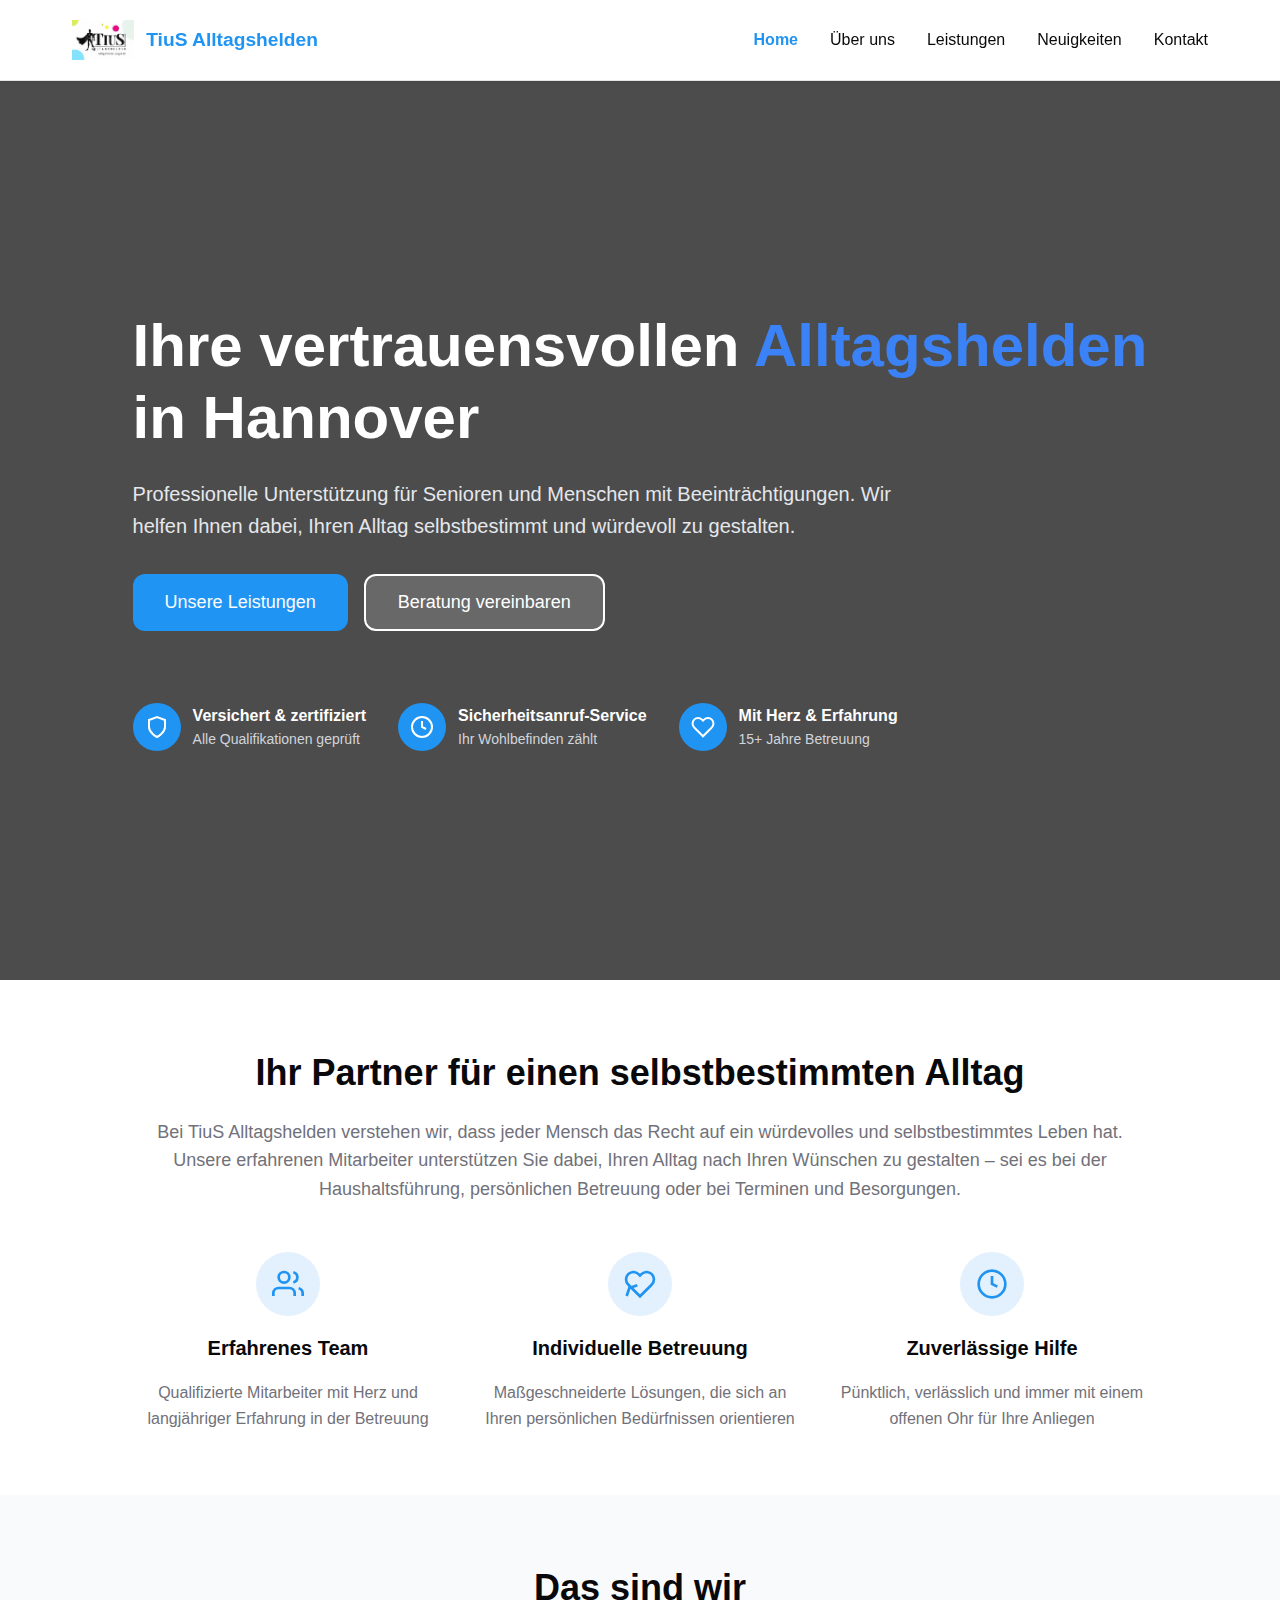
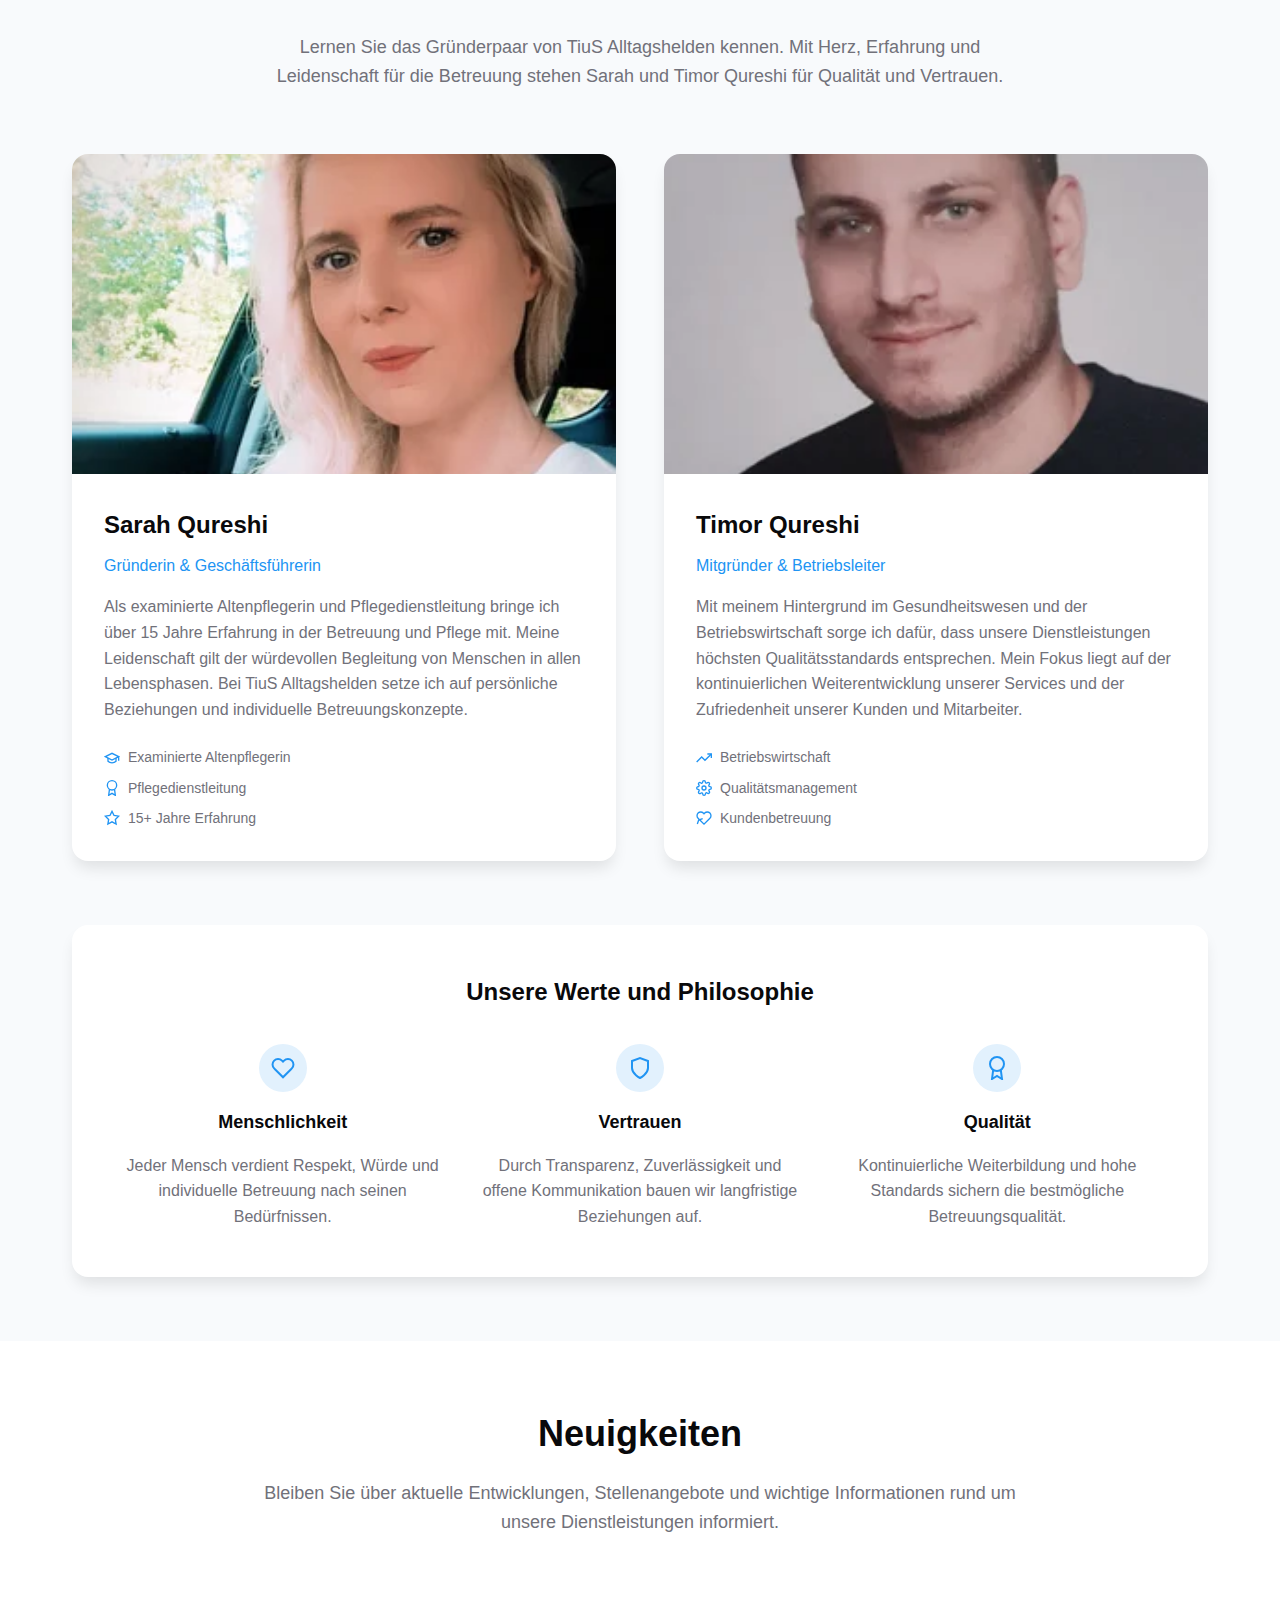
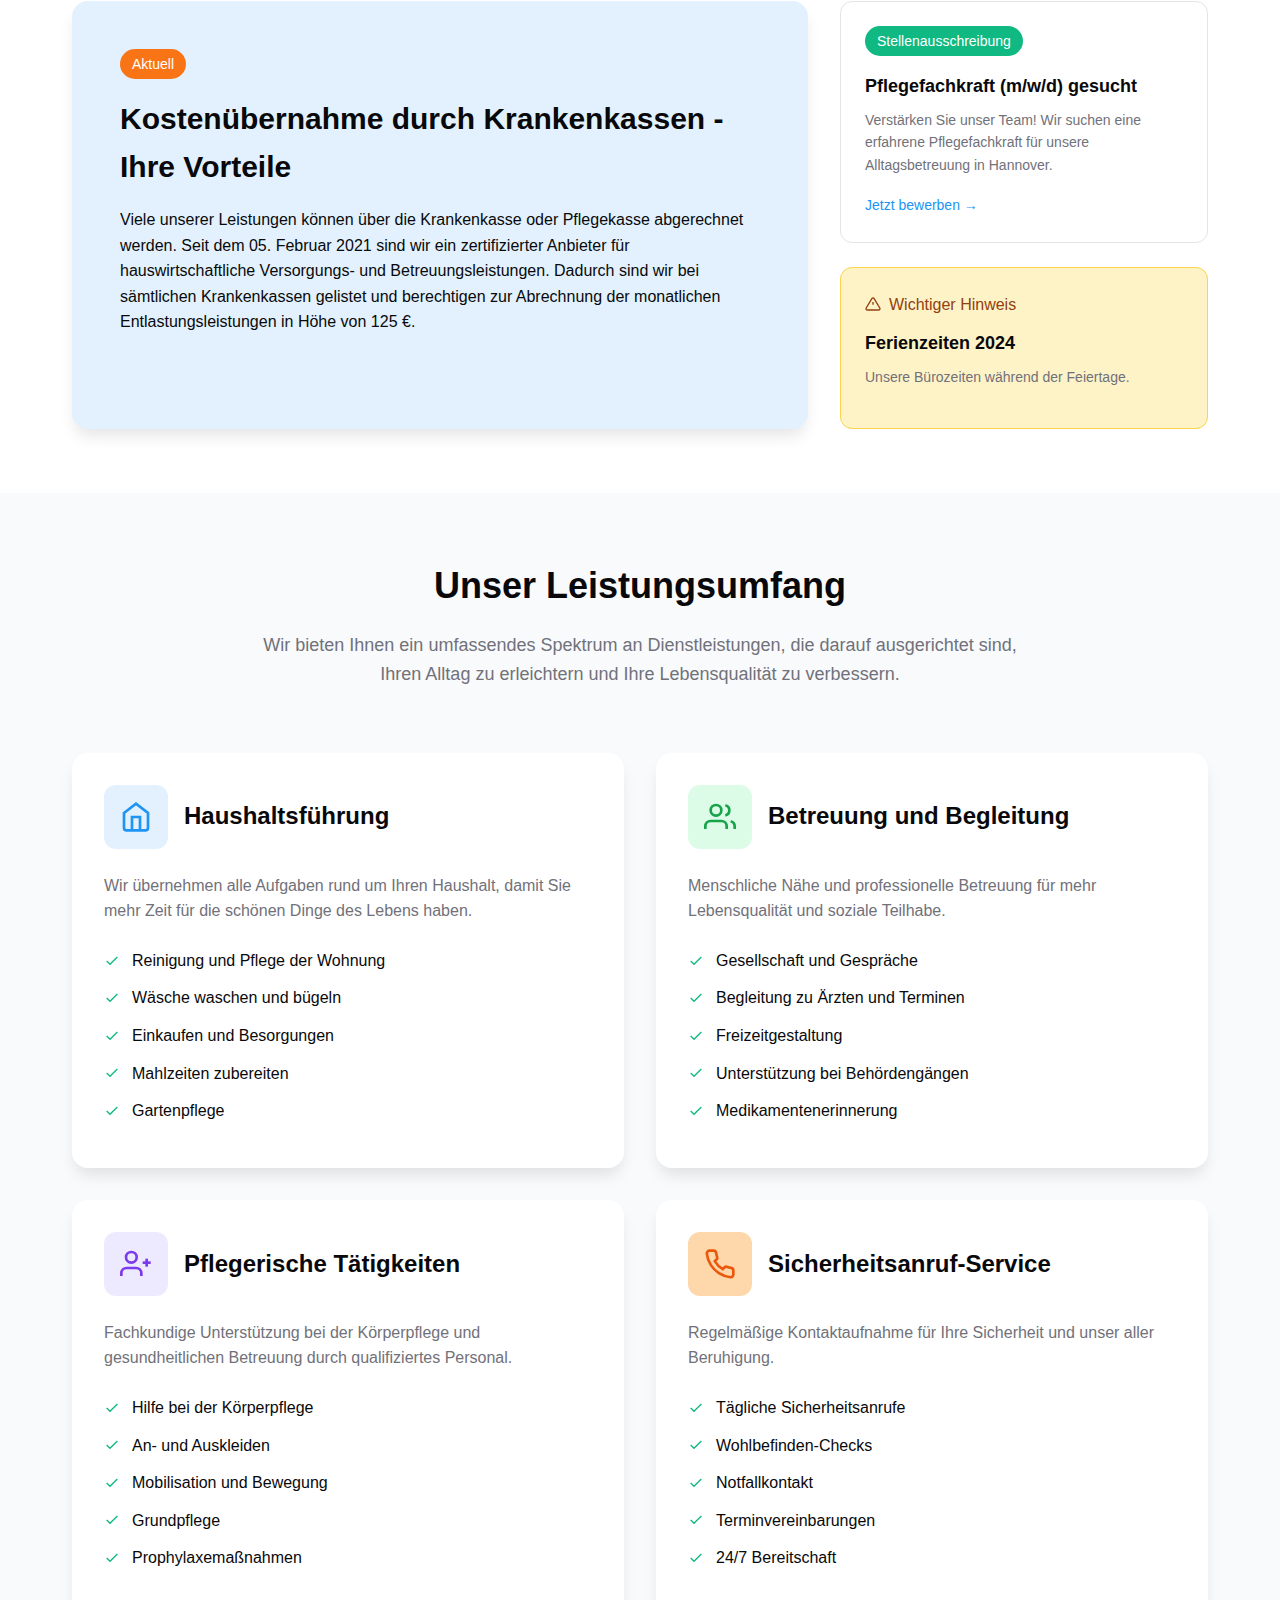
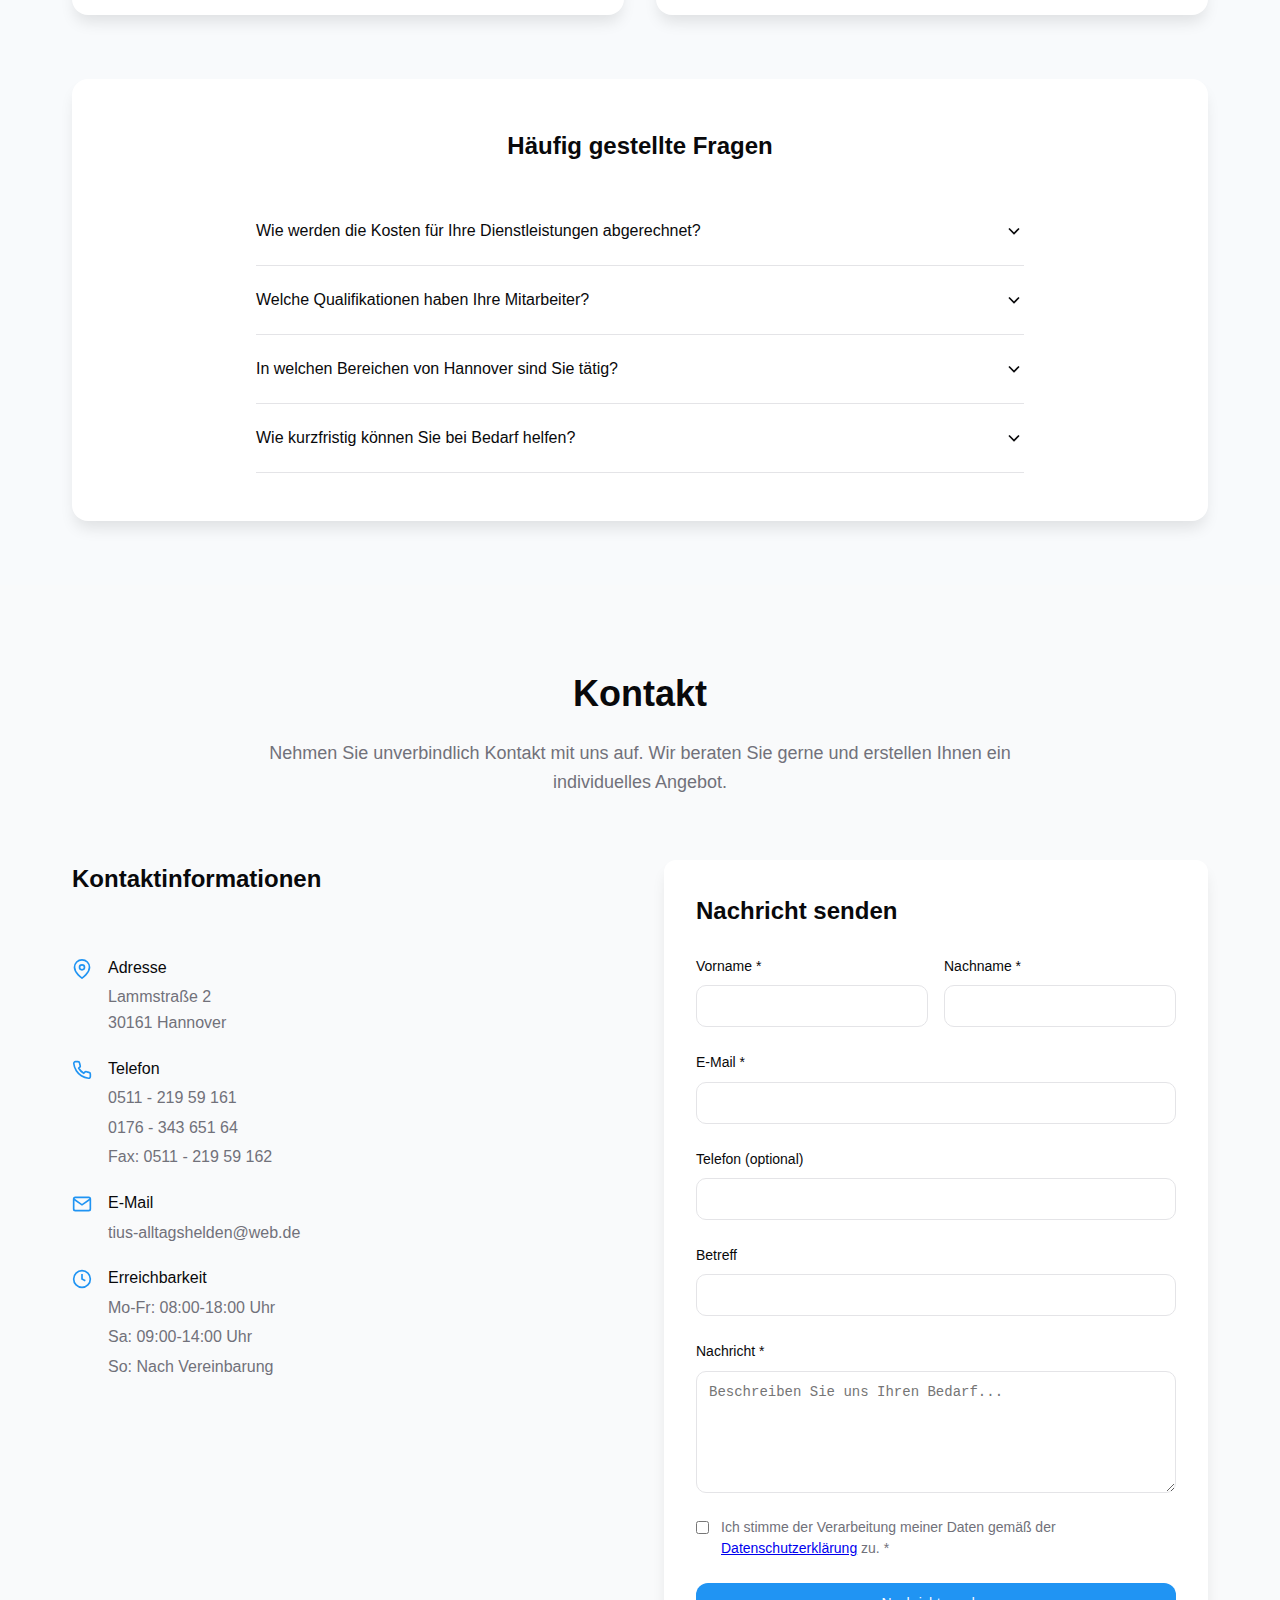
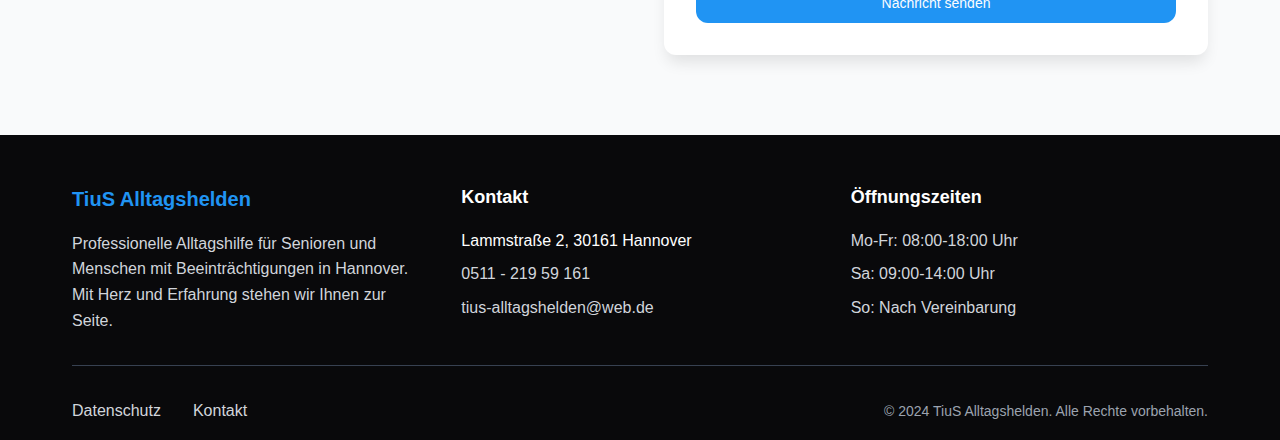
<file: index.html>
<!DOCTYPE html>
<html lang="de">
<head>
    <meta charset="UTF-8">
    <meta name="viewport" content="width=device-width, initial-scale=1.0, maximum-scale=1">
    <title>TiuS Alltagshelden - Alltagshilfe für Senioren in Hannover</title>
    <meta name="description" content="Professionelle Alltagshilfe für Senioren und Menschen mit Beeinträchtigungen in Hannover. Haushaltsführung, Betreuung und Begleitung von TiuS Alltagshelden.">
    <meta name="keywords" content="Alltagshilfe, Senioren, Hannover, Haushaltsführung, Betreuung, Pflegehilfe">
    
    <!-- Open Graph Tags -->
    <meta property="og:title" content="TiuS Alltagshelden - Alltagshilfe für Senioren in Hannover">
    <meta property="og:description" content="Professionelle Alltagshilfe für Senioren und Menschen mit Beeinträchtigungen in Hannover. Mit Herz und Erfahrung stehen wir Ihnen zur Seite.">
    <meta property="og:type" content="website">
    <meta property="og:locale" content="de_DE">
    
    <!-- Structured Data -->
    <script type="application/ld+json">
    {
      "@context": "https://schema.org",
      "@type": "LocalBusiness",
      "name": "TiuS Alltagshelden",
      "description": "Professionelle Alltagshilfe für Senioren und Menschen mit Beeinträchtigungen",
      "address": {
        "@type": "PostalAddress",
        "streetAddress": "Lammstraße 2",
        "addressLocality": "Hannover",
        "postalCode": "30161",
        "addressCountry": "DE"
      },
      "telephone": "+49-511-219-59-161",
      "email": "tius-alltagshelden@web.de",
      "openingHours": [
        "Mo-Fr 08:00-18:00",
        "Sa 09:00-14:00"
      ],
      "serviceArea": {
        "@type": "City",
        "name": "Hannover"
      }
    }
    </script>
    
    <link rel="stylesheet" href="styles.css">
</head>
<body>
    <!-- Header -->
    <header class="header">
        <div class="container">
            <div class="header-content">
                <div class="logo">
                    <img src="attached_assets/LogoDokumente.png" alt="TiuS Alltagshelden Logo" class="logo-image">
                    <span class="logo-text">TiuS Alltagshelden</span>
                </div>
                <nav class="nav">
                    <ul class="nav-list">
                        <li><a href="#home" class="nav-link">Home</a></li>
                        <li><a href="#about" class="nav-link">Über uns</a></li>
                        <li><a href="#services" class="nav-link">Leistungen</a></li>
                        <li><a href="#news" class="nav-link">Neuigkeiten</a></li>
                        <li><a href="#contact" class="nav-link">Kontakt</a></li>
                    </ul>
                </nav>
                <button class="mobile-menu-btn" aria-label="Menü öffnen">
                    <svg class="menu-icon" width="24" height="24" viewBox="0 0 24 24" fill="none" stroke="currentColor" stroke-width="2">
                        <line x1="3" y1="6" x2="21" y2="6"></line>
                        <line x1="3" y1="12" x2="21" y2="12"></line>
                        <line x1="3" y1="18" x2="21" y2="18"></line>
                    </svg>
                </button>
            </div>
        </div>
    </header>

    <!-- Mobile Menu -->
    <div class="mobile-menu">
        <nav class="mobile-nav">
            <ul class="mobile-nav-list">
                <li><a href="#home" class="mobile-nav-link">Home</a></li>
                <li><a href="#about" class="mobile-nav-link">Über uns</a></li>
                <li><a href="#services" class="mobile-nav-link">Leistungen</a></li>
                <li><a href="#news" class="mobile-nav-link">Neuigkeiten</a></li>
                <li><a href="#contact" class="mobile-nav-link">Kontakt</a></li>
            </ul>
        </nav>
    </div>

    <main>
        <!-- Hero Section -->
        <section id="home" class="hero">
            <div class="hero-overlay"></div>
            <div class="container">
                <div class="hero-content">
                    <div class="hero-text">
                        <h1 class="hero-title">
                            Ihre vertrauensvollen
                            <span class="text-accent"> Alltagshelden</span>
                            <br>in Hannover
                        </h1>
                        <p class="hero-subtitle">
                            Professionelle Unterstützung für Senioren und Menschen mit Beeinträchtigungen. 
                            Wir helfen Ihnen dabei, Ihren Alltag selbstbestimmt und würdevoll zu gestalten.
                        </p>
                    </div>
                    
                    <div class="hero-buttons">
                        <button class="btn btn-primary" onclick="scrollToSection('services')">
                            Unsere Leistungen
                        </button>
                        <button class="btn btn-secondary" onclick="scrollToSection('contact')">
                            Beratung vereinbaren
                        </button>
                    </div>

                    <!-- Trust Indicators -->
                    <div class="trust-indicators">
                        <div class="trust-item">
                            <div class="trust-icon">
                                <svg width="24" height="24" viewBox="0 0 24 24" fill="none" stroke="currentColor" stroke-width="2">
                                    <path d="M12 22s8-4 8-10V5l-8-3-8 3v7c0 6 8 10 8 10z"></path>
                                </svg>
                            </div>
                            <div class="trust-text">
                                <div class="trust-title">Versichert & zertifiziert</div>
                                <div class="trust-subtitle">Alle Qualifikationen geprüft</div>
                            </div>
                        </div>
                        <div class="trust-item">
                            <div class="trust-icon">
                                <svg width="24" height="24" viewBox="0 0 24 24" fill="none" stroke="currentColor" stroke-width="2">
                                    <circle cx="12" cy="12" r="10"></circle>
                                    <polyline points="12,6 12,12 16,14"></polyline>
                                </svg>
                            </div>
                            <div class="trust-text">
                                <div class="trust-title">Sicherheitsanruf-Service</div>
                                <div class="trust-subtitle">Ihr Wohlbefinden zählt</div>
                            </div>
                        </div>
                        <div class="trust-item">
                            <div class="trust-icon">
                                <svg width="24" height="24" viewBox="0 0 24 24" fill="none" stroke="currentColor" stroke-width="2">
                                    <path d="M20.84 4.61a5.5 5.5 0 0 0-7.78 0L12 5.67l-1.06-1.06a5.5 5.5 0 0 0-7.78 7.78l1.06 1.06L12 21.23l7.78-7.78 1.06-1.06a5.5 5.5 0 0 0 0-7.78z"></path>
                                </svg>
                            </div>
                            <div class="trust-text">
                                <div class="trust-title">Mit Herz & Erfahrung</div>
                                <div class="trust-subtitle">15+ Jahre Betreuung</div>
                            </div>
                        </div>
                    </div>
                </div>
            </div>
        </section>

        <!-- Introduction Section -->
        <section class="intro-section">
            <div class="container">
                <div class="intro-content">
                    <h2 class="section-title">Ihr Partner für einen selbstbestimmten Alltag</h2>
                    <p class="intro-text">
                        Bei TiuS Alltagshelden verstehen wir, dass jeder Mensch das Recht auf ein würdevolles und selbstbestimmtes Leben hat. 
                        Unsere erfahrenen Mitarbeiter unterstützen Sie dabei, Ihren Alltag nach Ihren Wünschen zu gestalten – 
                        sei es bei der Haushaltsführung, persönlichen Betreuung oder bei Terminen und Besorgungen.
                    </p>
                    
                    <div class="features-grid">
                        <div class="feature-item">
                            <div class="feature-icon">
                                <svg width="32" height="32" viewBox="0 0 24 24" fill="none" stroke="currentColor" stroke-width="2">
                                    <path d="M17 21v-2a4 4 0 0 0-4-4H5a4 4 0 0 0-4 4v2"></path>
                                    <circle cx="9" cy="7" r="4"></circle>
                                    <path d="M23 21v-2a4 4 0 0 0-3-3.87"></path>
                                    <path d="M16 3.13a4 4 0 0 1 0 7.75"></path>
                                </svg>
                            </div>
                            <h3 class="feature-title">Erfahrenes Team</h3>
                            <p class="feature-text">Qualifizierte Mitarbeiter mit Herz und langjähriger Erfahrung in der Betreuung</p>
                        </div>
                        
                        <div class="feature-item">
                            <div class="feature-icon">
                                <svg width="32" height="32" viewBox="0 0 24 24" fill="none" stroke="currentColor" stroke-width="2">
                                    <path d="M20.84 4.61a5.5 5.5 0 0 0-7.78 0L12 5.67l-1.06-1.06a5.5 5.5 0 0 0-7.78 7.78l1.06 1.06L12 21.23l7.78-7.78 1.06-1.06a5.5 5.5 0 0 0 0-7.78z"></path>
                                    <path d="M2 21l2-6 6-2"></path>
                                </svg>
                            </div>
                            <h3 class="feature-title">Individuelle Betreuung</h3>
                            <p class="feature-text">Maßgeschneiderte Lösungen, die sich an Ihren persönlichen Bedürfnissen orientieren</p>
                        </div>
                        
                        <div class="feature-item">
                            <div class="feature-icon">
                                <svg width="32" height="32" viewBox="0 0 24 24" fill="none" stroke="currentColor" stroke-width="2">
                                    <circle cx="12" cy="12" r="10"></circle>
                                    <polyline points="12,6 12,12 16,14"></polyline>
                                </svg>
                            </div>
                            <h3 class="feature-title">Zuverlässige Hilfe</h3>
                            <p class="feature-text">Pünktlich, verlässlich und immer mit einem offenen Ohr für Ihre Anliegen</p>
                        </div>
                    </div>
                </div>
            </div>
        </section>

        <!-- About Section -->
        <section id="about" class="about-section">
            <div class="container">
                <div class="section-header">
                    <h2 class="section-title">Das sind wir</h2>
                    <p class="section-subtitle">
                        Lernen Sie das Gründerpaar von TiuS Alltagshelden kennen. Mit Herz, Erfahrung und Leidenschaft 
                        für die Betreuung stehen Sarah und Timor Qureshi für Qualität und Vertrauen.
                    </p>
                </div>

                <div class="team-grid">
                    <!-- Sarah Qureshi -->
                    <div class="team-card">
                        <div class="team-image">
                            <img src="attached_assets/SarahBid.png" 
                                 alt="Sarah Qureshi - Gründerin und Geschäftsführerin">
                        </div>
                        <div class="team-content">
                            <h3 class="team-name">Sarah Qureshi</h3>
                            <p class="team-role">Gründerin & Geschäftsführerin</p>
                            <p class="team-description">
                                Als examinierte Altenpflegerin und Pflegedienstleitung bringe ich über 15 Jahre Erfahrung 
                                in der Betreuung und Pflege mit. Meine Leidenschaft gilt der würdevollen Begleitung von 
                                Menschen in allen Lebensphasen. Bei TiuS Alltagshelden setze ich auf persönliche Beziehungen 
                                und individuelle Betreuungskonzepte.
                            </p>
                            <div class="team-qualifications">
                                <div class="qualification">
                                    <svg width="16" height="16" viewBox="0 0 24 24" fill="none" stroke="currentColor" stroke-width="2">
                                        <path d="M22 10v6M2 10l10-5 10 5-10 5z"></path>
                                        <path d="M6 12v5c3 3 9 3 12 0v-5"></path>
                                    </svg>
                                    <span>Examinierte Altenpflegerin</span>
                                </div>
                                <div class="qualification">
                                    <svg width="16" height="16" viewBox="0 0 24 24" fill="none" stroke="currentColor" stroke-width="2">
                                        <circle cx="12" cy="8" r="7"></circle>
                                        <polyline points="8.21,13.89 7,23 12,20 17,23 15.79,13.88"></polyline>
                                    </svg>
                                    <span>Pflegedienstleitung</span>
                                </div>
                                <div class="qualification">
                                    <svg width="16" height="16" viewBox="0 0 24 24" fill="none" stroke="currentColor" stroke-width="2">
                                        <polygon points="12,2 15.09,8.26 22,9.27 17,14.14 18.18,21.02 12,17.77 5.82,21.02 7,14.14 2,9.27 8.91,8.26"></polygon>
                                    </svg>
                                    <span>15+ Jahre Erfahrung</span>
                                </div>
                            </div>
                        </div>
                    </div>

                    <!-- Timor Qureshi -->
                    <div class="team-card">
                        <div class="team-image">
                            <img src="attached_assets/tim.png" 
                                 alt="Timour Qureshi - Mitgründer und Betriebsleiter">
                        </div>
                        <div class="team-content">
                            <h3 class="team-name">Timor Qureshi</h3>
                            <p class="team-role">Mitgründer & Betriebsleiter</p>
                            <p class="team-description">
                                Mit meinem Hintergrund im Gesundheitswesen und der Betriebswirtschaft sorge ich dafür, 
                                dass unsere Dienstleistungen höchsten Qualitätsstandards entsprechen. Mein Fokus liegt 
                                auf der kontinuierlichen Weiterentwicklung unserer Services und der Zufriedenheit 
                                unserer Kunden und Mitarbeiter.
                            </p>
                            <div class="team-qualifications">
                                <div class="qualification">
                                    <svg width="16" height="16" viewBox="0 0 24 24" fill="none" stroke="currentColor" stroke-width="2">
                                        <polyline points="23,6 13.5,15.5 8.5,10.5 1,18"></polyline>
                                        <polyline points="17,6 23,6 23,12"></polyline>
                                    </svg>
                                    <span>Betriebswirtschaft</span>
                                </div>
                                <div class="qualification">
                                    <svg width="16" height="16" viewBox="0 0 24 24" fill="none" stroke="currentColor" stroke-width="2">
                                        <circle cx="12" cy="12" r="3"></circle>
                                        <path d="M19.4 15a1.65 1.65 0 0 0 .33 1.82l.06.06a2 2 0 0 1 0 2.83 2 2 0 0 1-2.83 0l-.06-.06a1.65 1.65 0 0 0-1.82-.33 1.65 1.65 0 0 0-1 1.51V21a2 2 0 0 1-2 2 2 2 0 0 1-2-2v-.09A1.65 1.65 0 0 0 9 19.4a1.65 1.65 0 0 0-1.82.33l-.06.06a2 2 0 0 1-2.83 0 2 2 0 0 1 0-2.83l.06-.06a1.65 1.65 0 0 0 .33-1.82 1.65 1.65 0 0 0-1.51-1H3a2 2 0 0 1-2-2 2 2 0 0 1 2-2h.09A1.65 1.65 0 0 0 4.6 9a1.65 1.65 0 0 0-.33-1.82l-.06-.06a2 2 0 0 1 0-2.83 2 2 0 0 1 2.83 0l.06.06a1.65 1.65 0 0 0 1.82.33H9a1.65 1.65 0 0 0 1-1.51V3a2 2 0 0 1 2-2 2 2 0 0 1 2 2v.09a1.65 1.65 0 0 0 1 1.51 1.65 1.65 0 0 0 1.82-.33l.06-.06a2 2 0 0 1 2.83 0 2 2 0 0 1 0 2.83l-.06.06a1.65 1.65 0 0 0-.33 1.82V9a1.65 1.65 0 0 0 1.51 1H21a2 2 0 0 1 2 2 2 2 0 0 1-2 2h-.09a1.65 1.65 0 0 0-1.51 1z"></path>
                                    </svg>
                                    <span>Qualitätsmanagement</span>
                                </div>
                                <div class="qualification">
                                    <svg width="16" height="16" viewBox="0 0 24 24" fill="none" stroke="currentColor" stroke-width="2">
                                        <path d="M2 21l2-6 6-2"></path>
                                        <path d="M20.84 4.61a5.5 5.5 0 0 0-7.78 0L12 5.67l-1.06-1.06a5.5 5.5 0 0 0-7.78 7.78l1.06 1.06L12 21.23l7.78-7.78 1.06-1.06a5.5 5.5 0 0 0 0-7.78z"></path>
                                    </svg>
                                    <span>Kundenbetreuung</span>
                                </div>
                            </div>
                        </div>
                    </div>
                </div>

                <!-- Company Values -->
                <div class="values-section">
                    <h3 class="values-title">Unsere Werte und Philosophie</h3>
                    <div class="values-grid">
                        <div class="value-item">
                            <div class="value-icon">
                                <svg width="24" height="24" viewBox="0 0 24 24" fill="none" stroke="currentColor" stroke-width="2">
                                    <path d="M20.84 4.61a5.5 5.5 0 0 0-7.78 0L12 5.67l-1.06-1.06a5.5 5.5 0 0 0-7.78 7.78l1.06 1.06L12 21.23l7.78-7.78 1.06-1.06a5.5 5.5 0 0 0 0-7.78z"></path>
                                </svg>
                            </div>
                            <h4 class="value-title">Menschlichkeit</h4>
                            <p class="value-text">Jeder Mensch verdient Respekt, Würde und individuelle Betreuung nach seinen Bedürfnissen.</p>
                        </div>
                        
                        <div class="value-item">
                            <div class="value-icon">
                                <svg width="24" height="24" viewBox="0 0 24 24" fill="none" stroke="currentColor" stroke-width="2">
                                    <path d="M12 22s8-4 8-10V5l-8-3-8 3v7c0 6 8 10 8 10z"></path>
                                </svg>
                            </div>
                            <h4 class="value-title">Vertrauen</h4>
                            <p class="value-text">Durch Transparenz, Zuverlässigkeit und offene Kommunikation bauen wir langfristige Beziehungen auf.</p>
                        </div>
                        
                        <div class="value-item">
                            <div class="value-icon">
                                <svg width="24" height="24" viewBox="0 0 24 24" fill="none" stroke="currentColor" stroke-width="2">
                                    <circle cx="12" cy="8" r="7"></circle>
                                    <polyline points="8.21,13.89 7,23 12,20 17,23 15.79,13.88"></polyline>
                                </svg>
                            </div>
                            <h4 class="value-title">Qualität</h4>
                            <p class="value-text">Kontinuierliche Weiterbildung und hohe Standards sichern die bestmögliche Betreuungsqualität.</p>
                        </div>
                    </div>
                </div>
            </div>
        </section>

        <!-- News Section -->
        <section id="news" class="news-section">
            <div class="container">
                <div class="section-header">
                    <h2 class="section-title">Neuigkeiten</h2>
                    <p class="section-subtitle">
                        Bleiben Sie über aktuelle Entwicklungen, Stellenangebote und wichtige Informationen 
                        rund um unsere Dienstleistungen informiert.
                    </p>
                </div>

                <div class="news-grid">
                    <!-- Featured News Article -->
                    <div class="news-featured">
                        <div class="news-badge">Aktuell</div>
                        <h3 class="news-title">
                            Kostenübernahme durch Krankenkassen - Ihre Vorteile
                        </h3>
                        <p class="news-content">
                            Viele unserer Leistungen können über die Krankenkasse oder Pflegekasse abgerechnet werden. 
                            Seit dem 05. Februar 2021 sind wir ein zertifizierter Anbieter für hauswirtschaftliche Versorgungs- und Betreuungsleistungen. Dadurch sind wir bei sämtlichen Krankenkassen gelistet und berechtigen zur Abrechnung der monatlichen Entlastungsleistungen in Höhe von 125 €.
                        </p>
                    </div>

                    <!-- Sidebar News -->
                    <div class="news-sidebar">
                        <!-- Job Opening -->
                        <div class="news-item">
                            <div class="news-badge news-badge-green">Stellenausschreibung</div>
                            <h4 class="news-item-title">
                                Pflegefachkraft (m/w/d) gesucht
                            </h4>
                            <p class="news-item-content">
                                Verstärken Sie unser Team! Wir suchen eine erfahrene Pflegefachkraft für unsere Alltagsbetreuung in Hannover.
                            </p>
                            <a href="mailto:tius-alltagshelden@web.de" class="news-link">
                                Jetzt bewerben →
                            </a>
                        </div>

                        <!-- Important Notice -->
                        <div class="news-item news-item-notice">
                            <div class="news-notice-header">
                                <svg width="16" height="16" viewBox="0 0 24 24" fill="none" stroke="currentColor" stroke-width="2">
                                    <path d="M10.29 3.86L1.82 18a2 2 0 0 0 1.71 3h16.94a2 2 0 0 0 1.71-3L13.71 3.86a2 2 0 0 0-3.42 0z"></path>
                                    <line x1="12" y1="9" x2="12" y2="13"></line>
                                    <line x1="12" y1="17" x2="12.01" y2="17"></line>
                                </svg>
                                <span>Wichtiger Hinweis</span>
                            </div>
                            <h4 class="news-item-title">
                                Ferienzeiten 2024
                            </h4>
                            <p class="news-item-content">
                                Unsere Bürozeiten während der Feiertage.
                            </p>
                        </div>
                    </div>
                </div>
            </div>
        </section>

        <!-- Services Section -->
        <section id="services" class="services-section">
            <div class="container">
                <div class="section-header">
                    <h2 class="section-title">Unser Leistungsumfang</h2>
                    <p class="section-subtitle">
                        Wir bieten Ihnen ein umfassendes Spektrum an Dienstleistungen, die darauf ausgerichtet sind, 
                        Ihren Alltag zu erleichtern und Ihre Lebensqualität zu verbessern.
                    </p>
                </div>

                <div class="services-grid">
                    <!-- Haushaltsführung -->
                    <div class="service-card">
                        <div class="service-header">
                            <div class="service-icon service-icon-blue">
                                <svg width="32" height="32" viewBox="0 0 24 24" fill="none" stroke="currentColor" stroke-width="2">
                                    <path d="M3 9l9-7 9 7v11a2 2 0 0 1-2 2H5a2 2 0 0 1-2-2z"></path>
                                    <polyline points="9,22 9,12 15,12 15,22"></polyline>
                                </svg>
                            </div>
                            <h3 class="service-title">Haushaltsführung</h3>
                        </div>
                        <p class="service-description">
                            Wir übernehmen alle Aufgaben rund um Ihren Haushalt, damit Sie mehr Zeit für die schönen Dinge des Lebens haben.
                        </p>
                        <ul class="service-list">
                            <li>
                                <svg width="16" height="16" viewBox="0 0 24 24" fill="none" stroke="currentColor" stroke-width="2">
                                    <polyline points="20,6 9,17 4,12"></polyline>
                                </svg>
                                Reinigung und Pflege der Wohnung
                            </li>
                            <li>
                                <svg width="16" height="16" viewBox="0 0 24 24" fill="none" stroke="currentColor" stroke-width="2">
                                    <polyline points="20,6 9,17 4,12"></polyline>
                                </svg>
                                Wäsche waschen und bügeln
                            </li>
                            <li>
                                <svg width="16" height="16" viewBox="0 0 24 24" fill="none" stroke="currentColor" stroke-width="2">
                                    <polyline points="20,6 9,17 4,12"></polyline>
                                </svg>
                                Einkaufen und Besorgungen
                            </li>
                            <li>
                                <svg width="16" height="16" viewBox="0 0 24 24" fill="none" stroke="currentColor" stroke-width="2">
                                    <polyline points="20,6 9,17 4,12"></polyline>
                                </svg>
                                Mahlzeiten zubereiten
                            </li>
                            <li>
                                <svg width="16" height="16" viewBox="0 0 24 24" fill="none" stroke="currentColor" stroke-width="2">
                                    <polyline points="20,6 9,17 4,12"></polyline>
                                </svg>
                                Gartenpflege
                            </li>
                        </ul>
                    </div>

                    <!-- Betreuung und Begleitung -->
                    <div class="service-card">
                        <div class="service-header">
                            <div class="service-icon service-icon-green">
                                <svg width="32" height="32" viewBox="0 0 24 24" fill="none" stroke="currentColor" stroke-width="2">
                                    <path d="M17 21v-2a4 4 0 0 0-4-4H5a4 4 0 0 0-4 4v2"></path>
                                    <circle cx="9" cy="7" r="4"></circle>
                                    <path d="M23 21v-2a4 4 0 0 0-3-3.87"></path>
                                    <path d="M16 3.13a4 4 0 0 1 0 7.75"></path>
                                </svg>
                            </div>
                            <h3 class="service-title">Betreuung und Begleitung</h3>
                        </div>
                        <p class="service-description">
                            Menschliche Nähe und professionelle Betreuung für mehr Lebensqualität und soziale Teilhabe.
                        </p>
                        <ul class="service-list">
                            <li>
                                <svg width="16" height="16" viewBox="0 0 24 24" fill="none" stroke="currentColor" stroke-width="2">
                                    <polyline points="20,6 9,17 4,12"></polyline>
                                </svg>
                                Gesellschaft und Gespräche
                            </li>
                            <li>
                                <svg width="16" height="16" viewBox="0 0 24 24" fill="none" stroke="currentColor" stroke-width="2">
                                    <polyline points="20,6 9,17 4,12"></polyline>
                                </svg>
                                Begleitung zu Ärzten und Terminen
                            </li>
                            <li>
                                <svg width="16" height="16" viewBox="0 0 24 24" fill="none" stroke="currentColor" stroke-width="2">
                                    <polyline points="20,6 9,17 4,12"></polyline>
                                </svg>
                                Freizeitgestaltung
                            </li>
                            <li>
                                <svg width="16" height="16" viewBox="0 0 24 24" fill="none" stroke="currentColor" stroke-width="2">
                                    <polyline points="20,6 9,17 4,12"></polyline>
                                </svg>
                                Unterstützung bei Behördengängen
                            </li>
                            <li>
                                <svg width="16" height="16" viewBox="0 0 24 24" fill="none" stroke="currentColor" stroke-width="2">
                                    <polyline points="20,6 9,17 4,12"></polyline>
                                </svg>
                                Medikamentenerinnerung
                            </li>
                        </ul>
                    </div>

                    <!-- Pflegerische Tätigkeiten -->
                    <div class="service-card">
                        <div class="service-header">
                            <div class="service-icon service-icon-purple">
                                <svg width="32" height="32" viewBox="0 0 24 24" fill="none" stroke="currentColor" stroke-width="2">
                                    <path d="M16 21v-2a4 4 0 0 0-4-4H5a4 4 0 0 0-4 4v2"></path>
                                    <circle cx="8.5" cy="7" r="4"></circle>
                                    <line x1="20" y1="8" x2="20" y2="14"></line>
                                    <line x1="23" y1="11" x2="17" y2="11"></line>
                                </svg>
                            </div>
                            <h3 class="service-title">Pflegerische Tätigkeiten</h3>
                        </div>
                        <p class="service-description">
                            Fachkundige Unterstützung bei der Körperpflege und gesundheitlichen Betreuung durch qualifiziertes Personal.
                        </p>
                        <ul class="service-list">
                            <li>
                                <svg width="16" height="16" viewBox="0 0 24 24" fill="none" stroke="currentColor" stroke-width="2">
                                    <polyline points="20,6 9,17 4,12"></polyline>
                                </svg>
                                Hilfe bei der Körperpflege
                            </li>
                            <li>
                                <svg width="16" height="16" viewBox="0 0 24 24" fill="none" stroke="currentColor" stroke-width="2">
                                    <polyline points="20,6 9,17 4,12"></polyline>
                                </svg>
                                An- und Auskleiden
                            </li>
                            <li>
                                <svg width="16" height="16" viewBox="0 0 24 24" fill="none" stroke="currentColor" stroke-width="2">
                                    <polyline points="20,6 9,17 4,12"></polyline>
                                </svg>
                                Mobilisation und Bewegung
                            </li>
                            <li>
                                <svg width="16" height="16" viewBox="0 0 24 24" fill="none" stroke="currentColor" stroke-width="2">
                                    <polyline points="20,6 9,17 4,12"></polyline>
                                </svg>
                                Grundpflege
                            </li>
                            <li>
                                <svg width="16" height="16" viewBox="0 0 24 24" fill="none" stroke="currentColor" stroke-width="2">
                                    <polyline points="20,6 9,17 4,12"></polyline>
                                </svg>
                                Prophylaxemaßnahmen
                            </li>
                        </ul>
                    </div>

                    <!-- Sicherheitsanruf-Service -->
                    <div class="service-card">
                        <div class="service-header">
                            <div class="service-icon service-icon-orange">
                                <svg width="32" height="32" viewBox="0 0 24 24" fill="none" stroke="currentColor" stroke-width="2">
                                    <path d="M22 16.92v3a2 2 0 0 1-2.18 2 19.79 19.79 0 0 1-8.63-3.07 19.5 19.5 0 0 1-6-6 19.79 19.79 0 0 1-3.07-8.67A2 2 0 0 1 4.11 2h3a2 2 0 0 1 2 1.72 12.84 12.84 0 0 0 .7 2.81 2 2 0 0 1-.45 2.11L8.09 9.91a16 16 0 0 0 6 6l1.27-1.27a2 2 0 0 1 2.11-.45 12.84 12.84 0 0 0 2.81.7A2 2 0 0 1 22 16.92z"></path>
                                </svg>
                            </div>
                            <h3 class="service-title">Sicherheitsanruf-Service</h3>
                        </div>
                        <p class="service-description">
                            Regelmäßige Kontaktaufnahme für Ihre Sicherheit und unser aller Beruhigung.
                        </p>
                        <ul class="service-list">
                            <li>
                                <svg width="16" height="16" viewBox="0 0 24 24" fill="none" stroke="currentColor" stroke-width="2">
                                    <polyline points="20,6 9,17 4,12"></polyline>
                                </svg>
                                Tägliche Sicherheitsanrufe
                            </li>
                            <li>
                                <svg width="16" height="16" viewBox="0 0 24 24" fill="none" stroke="currentColor" stroke-width="2">
                                    <polyline points="20,6 9,17 4,12"></polyline>
                                </svg>
                                Wohlbefinden-Checks
                            </li>
                            <li>
                                <svg width="16" height="16" viewBox="0 0 24 24" fill="none" stroke="currentColor" stroke-width="2">
                                    <polyline points="20,6 9,17 4,12"></polyline>
                                </svg>
                                Notfallkontakt
                            </li>
                            <li>
                                <svg width="16" height="16" viewBox="0 0 24 24" fill="none" stroke="currentColor" stroke-width="2">
                                    <polyline points="20,6 9,17 4,12"></polyline>
                                </svg>
                                Terminvereinbarungen
                            </li>
                            <li>
                                <svg width="16" height="16" viewBox="0 0 24 24" fill="none" stroke="currentColor" stroke-width="2">
                                    <polyline points="20,6 9,17 4,12"></polyline>
                                </svg>
                                24/7 Bereitschaft
                            </li>
                        </ul>
                    </div>
                </div>

                <!-- FAQ Section -->
                <div class="faq-section">
                    <h3 class="faq-title">Häufig gestellte Fragen</h3>
                    <div class="faq-container">
                        <div class="faq-item">
                            <button class="faq-question" onclick="toggleFAQ(this)">
                                <span>Wie werden die Kosten für Ihre Dienstleistungen abgerechnet?</span>
                                <svg class="faq-icon" width="20" height="20" viewBox="0 0 24 24" fill="none" stroke="currentColor" stroke-width="2">
                                    <polyline points="6,9 12,15 18,9"></polyline>
                                </svg>
                            </button>
                            <div class="faq-answer">
                                <p>Viele unserer Leistungen können über die Kranken- oder Pflegekasse abgerechnet werden. Seit Februar 2021 sind wir zertifizierter Anbieter und bei allen Krankenkassen gelistet. Sie können monatliche Entlastungsleistungen in Höhe von 125€ in Anspruch nehmen. Gerne beraten wir Sie individuell zu den Finanzierungsmöglichkeiten.</p>
                            </div>
                        </div>

                        <div class="faq-item">
                            <button class="faq-question" onclick="toggleFAQ(this)">
                                <span>Welche Qualifikationen haben Ihre Mitarbeiter?</span>
                                <svg class="faq-icon" width="20" height="20" viewBox="0 0 24 24" fill="none" stroke="currentColor" stroke-width="2">
                                    <polyline points="6,9 12,15 18,9"></polyline>
                                </svg>
                            </button>
                            <div class="faq-answer">
                                <p>Unser Team besteht aus examinierten Altenpflegern, Pflegehelfern und qualifizierten Betreuungskräften. Alle Mitarbeiter verfügen über entsprechende Zertifikate und nehmen regelmäßig an Fortbildungen teil. Unsere Geschäftsführerin Sarah Qureshi ist examinierte Altenpflegerin und Pflegedienstleitung mit über 15 Jahren Erfahrung.</p>
                            </div>
                        </div>

                        <div class="faq-item">
                            <button class="faq-question" onclick="toggleFAQ(this)">
                                <span>In welchen Bereichen von Hannover sind Sie tätig?</span>
                                <svg class="faq-icon" width="20" height="20" viewBox="0 0 24 24" fill="none" stroke="currentColor" stroke-width="2">
                                    <polyline points="6,9 12,15 18,9"></polyline>
                                </svg>
                            </button>
                            <div class="faq-answer">
                                <p>Wir sind in ganz Hannover und den umliegenden Gemeinden tätig. Unser Einsatzgebiet umfasst alle Stadtteile Hannovers sowie angrenzende Bereiche. Bei Fragen zu spezifischen Standorten kontaktieren Sie uns gerne telefonisch.</p>
                            </div>
                        </div>

                        <div class="faq-item">
                            <button class="faq-question" onclick="toggleFAQ(this)">
                                <span>Wie kurzfristig können Sie bei Bedarf helfen?</span>
                                <svg class="faq-icon" width="20" height="20" viewBox="0 0 24 24" fill="none" stroke="currentColor" stroke-width="2">
                                    <polyline points="6,9 12,15 18,9"></polyline>
                                </svg>
                            </button>
                            <div class="faq-answer">
                                <p>Wir verstehen, dass Hilfe oft kurzfristig benötigt wird. In Notfällen und bei dringenden Anfragen bemühen wir uns, innerhalb von 24-48 Stunden eine Lösung zu finden. Für geplante Einsätze empfehlen wir eine Vorlaufzeit von einigen Tagen, um die beste Betreuungskraft für Ihre Bedürfnisse zu finden.</p>
                            </div>
                        </div>
                    </div>
                </div>
            </div>
        </section>

        <!-- Contact Section -->
        <section id="contact" class="contact-section">
            <div class="container">
                <div class="section-header">
                    <h2 class="section-title">Kontakt</h2>
                    <p class="section-subtitle">
                        Nehmen Sie unverbindlich Kontakt mit uns auf. Wir beraten Sie gerne und erstellen Ihnen ein individuelles Angebot.
                    </p>
                </div>

                <div class="contact-grid">
                    <!-- Contact Information -->
                    <div class="contact-info">
                        <h3 class="contact-info-title">Kontaktinformationen</h3>
                        <div class="contact-details">
                            <div class="contact-item">
                                <div class="contact-icon">
                                    <svg width="20" height="20" viewBox="0 0 24 24" fill="none" stroke="currentColor" stroke-width="2">
                                        <path d="M21 10c0 7-9 13-9 13s-9-6-9-13a9 9 0 0 1 18 0z"></path>
                                        <circle cx="12" cy="10" r="3"></circle>
                                    </svg>
                                </div>
                                <div class="contact-content">
                                    <p class="contact-label">Adresse</p>
                                    <p class="contact-value">
                                        Lammstraße 2<br>
                                        30161 Hannover
                                    </p>
                                </div>
                            </div>

                            <div class="contact-item">
                                <div class="contact-icon">
                                    <svg width="20" height="20" viewBox="0 0 24 24" fill="none" stroke="currentColor" stroke-width="2">
                                        <path d="M22 16.92v3a2 2 0 0 1-2.18 2 19.79 19.79 0 0 1-8.63-3.07 19.5 19.5 0 0 1-6-6 19.79 19.79 0 0 1-3.07-8.67A2 2 0 0 1 4.11 2h3a2 2 0 0 1 2 1.72 12.84 12.84 0 0 0 .7 2.81 2 2 0 0 1-.45 2.11L8.09 9.91a16 16 0 0 0 6 6l1.27-1.27a2 2 0 0 1 2.11-.45 12.84 12.84 0 0 0 2.81.7A2 2 0 0 1 22 16.92z"></path>
                                    </svg>
                                </div>
                                <div class="contact-content">
                                    <p class="contact-label">Telefon</p>
                                    <div class="contact-phone-list">
                                        <p class="contact-value">
                                            <a href="tel:+4951121959161">0511 - 219 59 161</a>
                                        </p>
                                        <p class="contact-value">
                                            <a href="tel:+4917634365164">0176 - 343 651 64</a>
                                        </p>
                                        <p class="contact-value">
                                            Fax: 0511 - 219 59 162
                                        </p>
                                    </div>
                                </div>
                            </div>

                            <div class="contact-item">
                                <div class="contact-icon">
                                    <svg width="20" height="20" viewBox="0 0 24 24" fill="none" stroke="currentColor" stroke-width="2">
                                        <path d="M4 4h16c1.1 0 2 .9 2 2v12c0 1.1-.9 2-2 2H4c-1.1 0-2-.9-2-2V6c0-1.1.9-2 2-2z"></path>
                                        <polyline points="22,6 12,13 2,6"></polyline>
                                    </svg>
                                </div>
                                <div class="contact-content">
                                    <p class="contact-label">E-Mail</p>
                                    <p class="contact-value">
                                        <a href="mailto:tius-alltagshelden@web.de">tius-alltagshelden@web.de</a>
                                    </p>
                                </div>
                            </div>

                            <div class="contact-item">
                                <div class="contact-icon">
                                    <svg width="20" height="20" viewBox="0 0 24 24" fill="none" stroke="currentColor" stroke-width="2">
                                        <circle cx="12" cy="12" r="10"></circle>
                                        <polyline points="12,6 12,12 16,14"></polyline>
                                    </svg>
                                </div>
                                <div class="contact-content">
                                    <p class="contact-label">Erreichbarkeit</p>
                                    <div class="contact-hours">
                                        <p class="contact-value">Mo-Fr: 08:00-18:00 Uhr</p>
                                        <p class="contact-value">Sa: 09:00-14:00 Uhr</p>
                                        <p class="contact-value">So: Nach Vereinbarung</p>
                                    </div>
                                </div>
                            </div>
                        </div>
                    </div>

                    <!-- Contact Form -->
                    <div class="contact-form-container">
                        <div class="contact-form-card">
                            <h3 class="contact-form-title">Nachricht senden</h3>
                            
                            <form action="https://formspree.io/f/xyzjyqyw" method="POST" class="contact-form">
                                <div class="form-row">
                                    <div class="form-group">
                                        <label for="firstName" class="form-label">Vorname *</label>
                                        <input type="text" id="firstName" name="firstName" required class="form-input">
                                    </div>
                                    <div class="form-group">
                                        <label for="lastName" class="form-label">Nachname *</label>
                                        <input type="text" id="lastName" name="lastName" required class="form-input">
                                    </div>
                                </div>

                                <div class="form-group">
                                    <label for="email" class="form-label">E-Mail *</label>
                                    <input type="email" id="email" name="email" required class="form-input">
                                </div>

                                <div class="form-group">
                                    <label for="phone" class="form-label">Telefon (optional)</label>
                                    <input type="tel" id="phone" name="phone" class="form-input">
                                </div>

                                <div class="form-group">
                                    <label for="subject" class="form-label">Betreff</label>
                                    <input type="text" id="subject" name="subject" required class="form-input">
                                </div>

                                <div class="form-group">
                                    <label for="message" class="form-label">Nachricht *</label>
                                    <textarea id="message" name="message" rows="6" required class="form-textarea" placeholder="Beschreiben Sie uns Ihren Bedarf..."></textarea>
                                </div>

                                <div class="form-checkbox">
                                    <input type="checkbox" id="consent" name="consent" required class="checkbox-input">
                                    <label for="consent" class="checkbox-label">
                                        Ich stimme der Verarbeitung meiner Daten gemäß der
                                        <a href="/datenschutz.html">Datenschutzerklärung</a>
                                        zu. *
                                    </label>
                                </div>

                                <button type="submit" class="btn btn-primary btn-full">
                                    Nachricht senden
                                </button>
                            </form>
                        </div>
                    </div>
                </div>
            </div>
        </section>
    </main>

    <!-- Footer -->
    <footer class="footer">
        <div class="container">
            <div class="footer-content">
                <div class="footer-main">
                    <div class="footer-brand">
                        <h3 class="footer-title">TiuS Alltagshelden</h3>
                        <p class="footer-description">
                            Professionelle Alltagshilfe für Senioren und Menschen mit Beeinträchtigungen in Hannover. 
                            Mit Herz und Erfahrung stehen wir Ihnen zur Seite.
                        </p>
                    </div>
                    
                    <div class="footer-contact">
                        <h4 class="footer-section-title">Kontakt</h4>
                        <div class="footer-contact-info">
                            <p>Lammstraße 2, 30161 Hannover</p>
                            <p><a href="tel:+4951121959161">0511 - 219 59 161</a></p>
                            <p><a href="mailto:tius-alltagshelden@web.de">tius-alltagshelden@web.de</a></p>
                        </div>
                    </div>
                    
                    <div class="footer-hours">
                        <h4 class="footer-section-title">Öffnungszeiten</h4>
                        <div class="footer-hours-info">
                            <p>Mo-Fr: 08:00-18:00 Uhr</p>
                            <p>Sa: 09:00-14:00 Uhr</p>
                            <p>So: Nach Vereinbarung</p>
                        </div>
                    </div>
                </div>
                
                <div class="footer-bottom">
                    <div class="footer-links">
                        <a href="datenschutz.html">Datenschutz</a>
                        <a href="#contact">Kontakt</a>
                    </div>
                    <p class="footer-copyright">
                        © 2024 TiuS Alltagshelden. Alle Rechte vorbehalten.
                    </p>
                </div>
            </div>
        </div>
    </footer>

    <script src="main.js"></script>
</body>
</html>
</file>
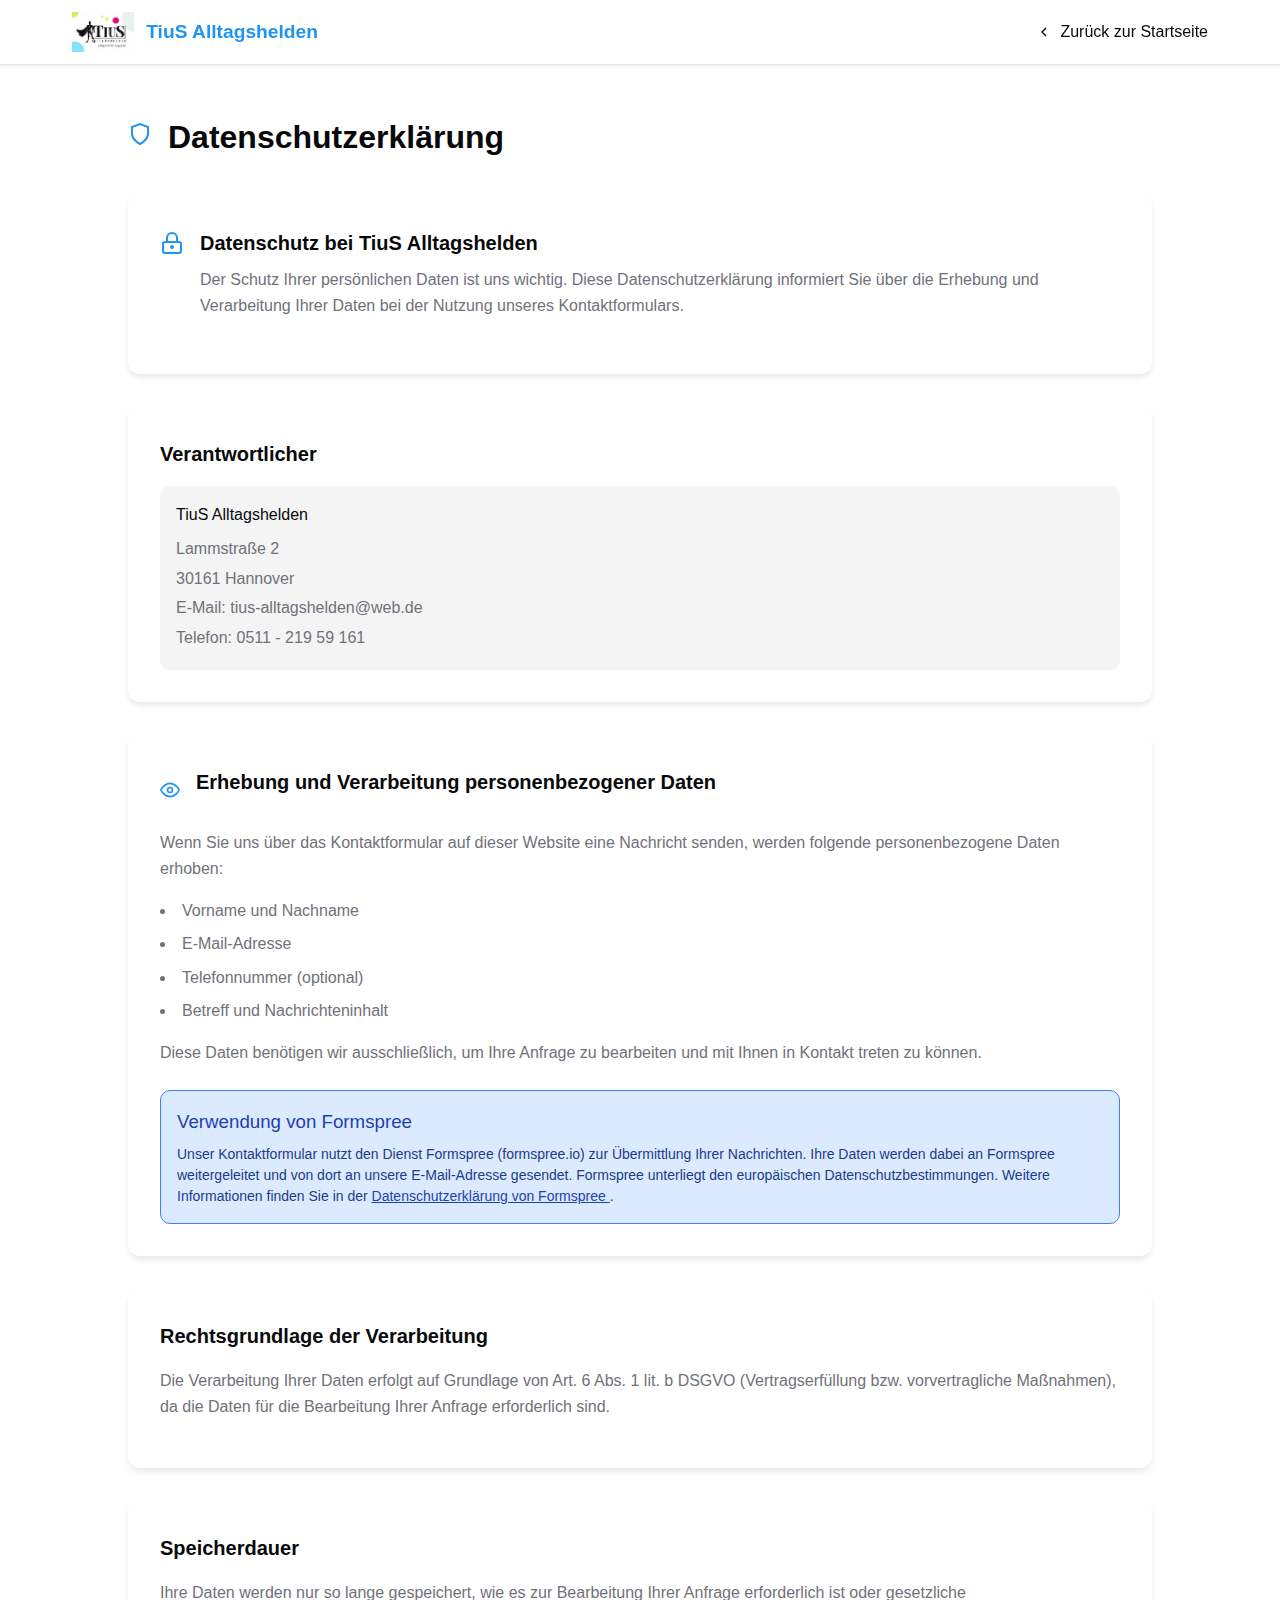
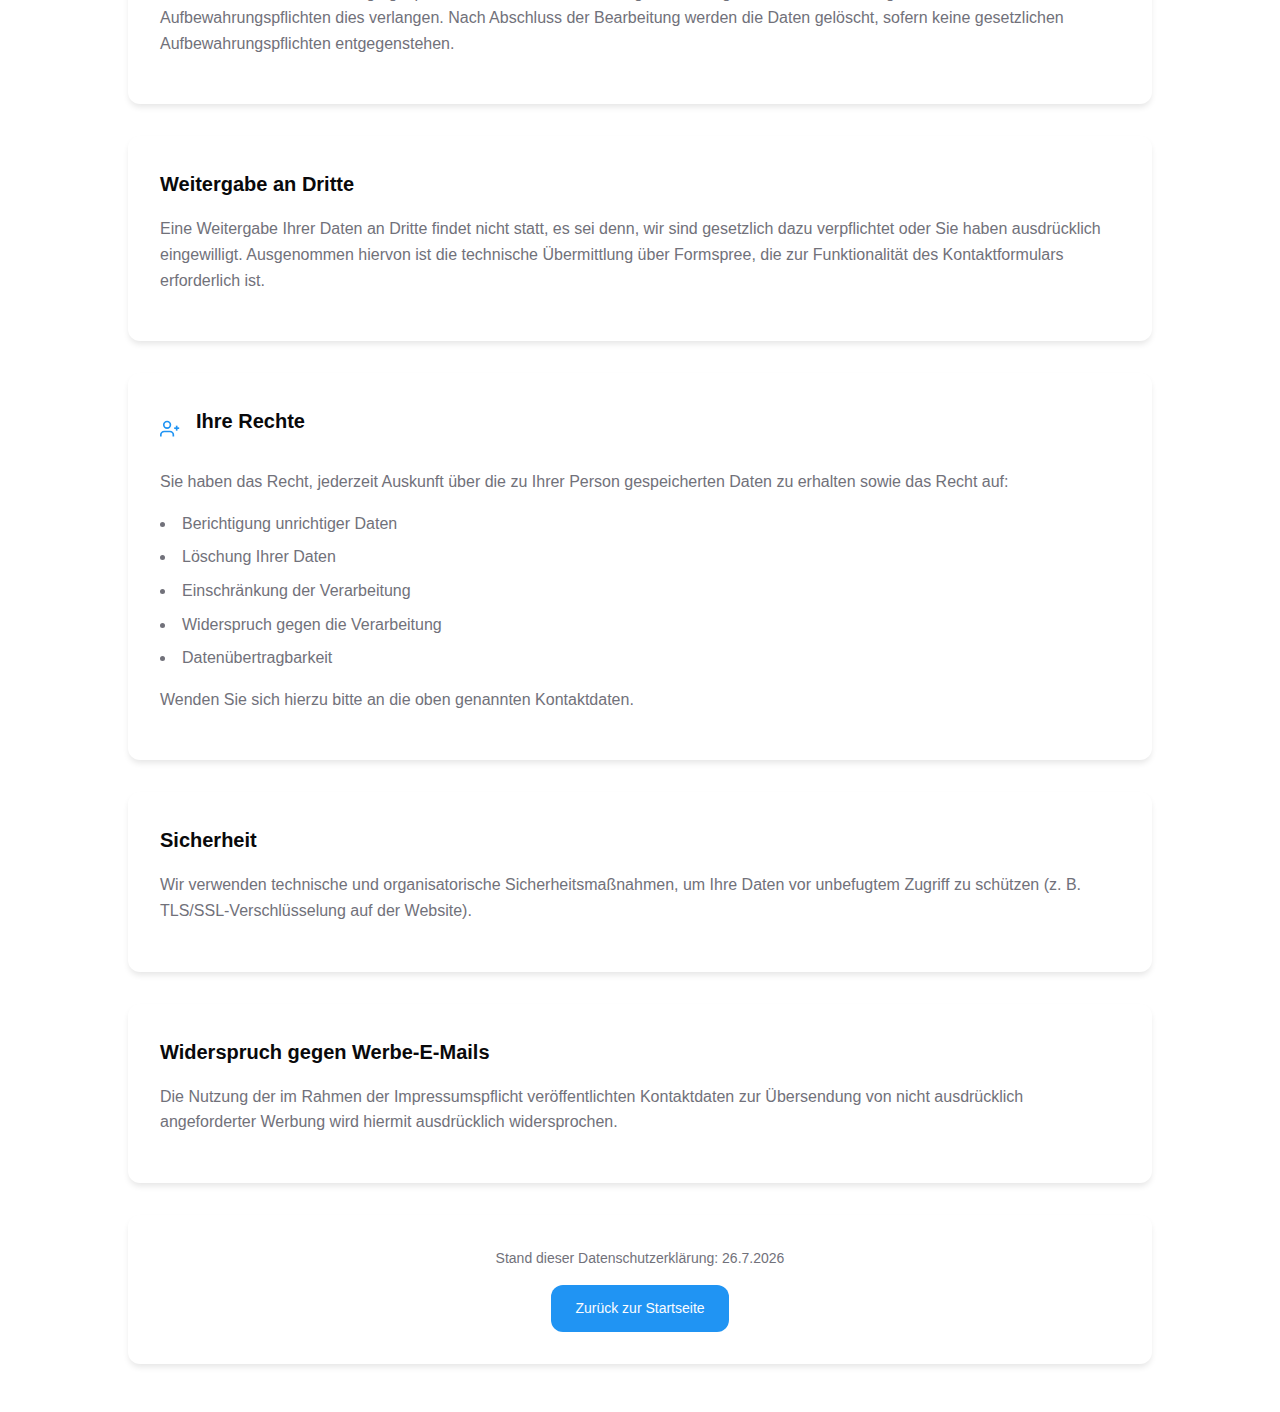
<file: datenschutz.html>
<!DOCTYPE html>
<html lang="de">
<head>
    <meta charset="UTF-8">
    <meta name="viewport" content="width=device-width, initial-scale=1.0">
    <title>Datenschutzerklärung - TiuS Alltagshelden</title>
    <meta name="description" content="Datenschutzerklärung von TiuS Alltagshelden - Informationen zur Erhebung und Verarbeitung personenbezogener Daten.">
    <link rel="stylesheet" href="styles.css">
</head>
<body>
    <!-- Header -->
    <header class="header header-simple">
        <div class="container">
            <div class="header-content">
                <div class="logo">
                    <img src="attached_assets/LogoDokumente.png" alt="TiuS Alltagshelden Logo" class="logo-image">
                    <span class="logo-text">TiuS Alltagshelden</span>
                </div>
                <a href="index.html" class="back-link">
                    <svg width="16" height="16" viewBox="0 0 24 24" fill="none" stroke="currentColor" stroke-width="2">
                        <polyline points="15,18 9,12 15,6"></polyline>
                    </svg>
                    Zurück zur Startseite
                </a>
            </div>
        </div>
    </header>

    <!-- Content -->
    <main class="privacy-main">
        <div class="container">
            <div class="privacy-content">
                <!-- Page Title -->
                <div class="privacy-header">
                    <div class="privacy-title-section">
                        <div class="privacy-icon">
                            <svg width="24" height="24" viewBox="0 0 24 24" fill="none" stroke="currentColor" stroke-width="2">
                                <path d="M12 22s8-4 8-10V5l-8-3-8 3v7c0 6 8 10 8 10z"></path>
                            </svg>
                        </div>
                        <h1 class="privacy-title">Datenschutzerklärung</h1>
                    </div>
                </div>

                <!-- Introduction -->
                <div class="privacy-card">
                    <div class="privacy-card-header">
                        <svg class="privacy-card-icon" width="24" height="24" viewBox="0 0 24 24" fill="none" stroke="currentColor" stroke-width="2">
                            <rect x="3" y="11" width="18" height="11" rx="2" ry="2"></rect>
                            <circle cx="12" cy="16" r="1"></circle>
                            <path d="M7 11V7a5 5 0 0 1 10 0v4"></path>
                        </svg>
                        <div>
                            <h2 class="privacy-card-title">Datenschutz bei TiuS Alltagshelden</h2>
                            <p class="privacy-card-description">
                                Der Schutz Ihrer persönlichen Daten ist uns wichtig. Diese Datenschutzerklärung informiert Sie über die Erhebung und Verarbeitung Ihrer Daten bei der Nutzung unseres Kontaktformulars.
                            </p>
                        </div>
                    </div>
                </div>

                <!-- Verantwortlicher -->
                <div class="privacy-card">
                    <h2 class="privacy-section-title">Verantwortlicher</h2>
                    <div class="contact-box">
                        <p class="contact-name">TiuS Alltagshelden</p>
                        <p class="contact-address">Lammstraße 2</p>
                        <p class="contact-address">30161 Hannover</p>
                        <p class="contact-info">E-Mail: tius-alltagshelden@web.de</p>
                        <p class="contact-info">Telefon: 0511 - 219 59 161</p>
                    </div>
                </div>

                <!-- Erhebung und Verarbeitung -->
                <div class="privacy-card">
                    <div class="privacy-section-header">
                        <svg class="privacy-section-icon" width="20" height="20" viewBox="0 0 24 24" fill="none" stroke="currentColor" stroke-width="2">
                            <path d="M1 12s4-8 11-8 11 8 11 8-4 8-11 8-11-8-11-8z"></path>
                            <circle cx="12" cy="12" r="3"></circle>
                        </svg>
                        <h2 class="privacy-section-title">Erhebung und Verarbeitung personenbezogener Daten</h2>
                    </div>
                    <p class="privacy-text">
                        Wenn Sie uns über das Kontaktformular auf dieser Website eine Nachricht senden, werden folgende personenbezogene Daten erhoben:
                    </p>
                    <ul class="privacy-list">
                        <li>Vorname und Nachname</li>
                        <li>E-Mail-Adresse</li>
                        <li>Telefonnummer (optional)</li>
                        <li>Betreff und Nachrichteninhalt</li>
                    </ul>
                    <p class="privacy-text">
                        Diese Daten benötigen wir ausschließlich, um Ihre Anfrage zu bearbeiten und mit Ihnen in Kontakt treten zu können.
                    </p>
                    
                    <div class="formspree-notice">
                        <h3 class="formspree-title">Verwendung von Formspree</h3>
                        <p class="formspree-text">
                            Unser Kontaktformular nutzt den Dienst Formspree (formspree.io) zur Übermittlung Ihrer Nachrichten. 
                            Ihre Daten werden dabei an Formspree weitergeleitet und von dort an unsere E-Mail-Adresse gesendet. 
                            Formspree unterliegt den europäischen Datenschutzbestimmungen. Weitere Informationen finden Sie in der 
                            <a href="https://formspree.io/legal/privacy-policy/" target="_blank" class="external-link">
                                Datenschutzerklärung von Formspree
                            </a>.
                        </p>
                    </div>
                </div>

                <!-- Rechtsgrundlage -->
                <div class="privacy-card">
                    <h2 class="privacy-section-title">Rechtsgrundlage der Verarbeitung</h2>
                    <p class="privacy-text">
                        Die Verarbeitung Ihrer Daten erfolgt auf Grundlage von Art. 6 Abs. 1 lit. b DSGVO 
                        (Vertragserfüllung bzw. vorvertragliche Maßnahmen), da die Daten für die Bearbeitung 
                        Ihrer Anfrage erforderlich sind.
                    </p>
                </div>

                <!-- Speicherdauer -->
                <div class="privacy-card">
                    <h2 class="privacy-section-title">Speicherdauer</h2>
                    <p class="privacy-text">
                        Ihre Daten werden nur so lange gespeichert, wie es zur Bearbeitung Ihrer Anfrage 
                        erforderlich ist oder gesetzliche Aufbewahrungspflichten dies verlangen. Nach 
                        Abschluss der Bearbeitung werden die Daten gelöscht, sofern keine gesetzlichen 
                        Aufbewahrungspflichten entgegenstehen.
                    </p>
                </div>

                <!-- Weitergabe an Dritte -->
                <div class="privacy-card">
                    <h2 class="privacy-section-title">Weitergabe an Dritte</h2>
                    <p class="privacy-text">
                        Eine Weitergabe Ihrer Daten an Dritte findet nicht statt, es sei denn, wir sind 
                        gesetzlich dazu verpflichtet oder Sie haben ausdrücklich eingewilligt. Ausgenommen 
                        hiervon ist die technische Übermittlung über Formspree, die zur Funktionalität des 
                        Kontaktformulars erforderlich ist.
                    </p>
                </div>

                <!-- Ihre Rechte -->
                <div class="privacy-card">
                    <div class="privacy-section-header">
                        <svg class="privacy-section-icon" width="20" height="20" viewBox="0 0 24 24" fill="none" stroke="currentColor" stroke-width="2">
                            <path d="M16 21v-2a4 4 0 0 0-4-4H5a4 4 0 0 0-4 4v2"></path>
                            <circle cx="8.5" cy="7" r="4"></circle>
                            <line x1="20" y1="8" x2="20" y2="14"></line>
                            <line x1="23" y1="11" x2="17" y2="11"></line>
                        </svg>
                        <h2 class="privacy-section-title">Ihre Rechte</h2>
                    </div>
                    <p class="privacy-text">
                        Sie haben das Recht, jederzeit Auskunft über die zu Ihrer Person gespeicherten Daten 
                        zu erhalten sowie das Recht auf:
                    </p>
                    <ul class="privacy-list">
                        <li>Berichtigung unrichtiger Daten</li>
                        <li>Löschung Ihrer Daten</li>
                        <li>Einschränkung der Verarbeitung</li>
                        <li>Widerspruch gegen die Verarbeitung</li>
                        <li>Datenübertragbarkeit</li>
                    </ul>
                    <p class="privacy-text">
                        Wenden Sie sich hierzu bitte an die oben genannten Kontaktdaten.
                    </p>
                </div>

                <!-- Sicherheit -->
                <div class="privacy-card">
                    <h2 class="privacy-section-title">Sicherheit</h2>
                    <p class="privacy-text">
                        Wir verwenden technische und organisatorische Sicherheitsmaßnahmen, um Ihre Daten 
                        vor unbefugtem Zugriff zu schützen (z. B. TLS/SSL-Verschlüsselung auf der Website).
                    </p>
                </div>

                <!-- Widerspruch gegen Werbe-E-Mails -->
                <div class="privacy-card">
                    <h2 class="privacy-section-title">Widerspruch gegen Werbe-E-Mails</h2>
                    <p class="privacy-text">
                        Die Nutzung der im Rahmen der Impressumspflicht veröffentlichten Kontaktdaten zur 
                        Übersendung von nicht ausdrücklich angeforderter Werbung wird hiermit ausdrücklich 
                        widersprochen.
                    </p>
                </div>

                <!-- Footer -->
                <div class="privacy-footer">
                    <p class="privacy-date">
                        Stand dieser Datenschutzerklärung: <span id="current-date"></span>
                    </p>
                    <a href="index.html" class="btn btn-primary">
                        Zurück zur Startseite
                    </a>
                </div>
            </div>
        </div>
    </main>

    <script>
        // Set current date
        document.getElementById('current-date').textContent = new Date().toLocaleDateString('de-DE');
    </script>
</body>
</html>
</file>
<file: styles.css>
/* CSS Variables */
:root {
  --background: 0 0% 100%;
  --foreground: 240 10% 3.9%;
  --muted: 240 4.8% 95.9%;
  --muted-foreground: 240 3.8% 46.1%;
  --popover: 0 0% 100%;
  --popover-foreground: 240 10% 3.9%;
  --card: 0 0% 100%;
  --card-foreground: 240 10% 3.9%;
  --border: 240 5.9% 90%;
  --input: 240 5.9% 90%;
  --primary: 207 90% 54%;
  --primary-foreground: 211 100% 99%;
  --secondary: 240 4.8% 95.9%;
  --secondary-foreground: 240 5.9% 10%;
  --accent: 25 95% 53%;
  --accent-foreground: 60 9.1% 97.8%;
  --destructive: 0 84.2% 60.2%;
  --destructive-foreground: 60 9.1% 97.8%;
  --ring: 207 90% 54%;
  --radius: 0.75rem;
  
  /* Custom colors for TiuS theme */
  --primary-light: 207 90% 94%;
  --neutral-light: 210 40% 98%;
  --neutral: 215 16% 47%;
}

/* Reset and Base Styles */
* {
  margin: 0;
  padding: 0;
  box-sizing: border-box;
}

html {
  scroll-behavior: smooth;
}

body {
  font-family: -apple-system, BlinkMacSystemFont, "Segoe UI", Roboto, "Helvetica Neue", Arial, sans-serif;
  line-height: 1.6;
  color: hsl(var(--foreground));
  background-color: hsl(var(--background));
  -webkit-font-smoothing: antialiased;
  -moz-osx-font-smoothing: grayscale;
}

/* Container */
.container {
  max-width: 1200px;
  margin: 0 auto;
  padding: 0 1rem;
}

@media (min-width: 640px) {
  .container {
    padding: 0 1.5rem;
  }
}

@media (min-width: 1024px) {
  .container {
    padding: 0 2rem;
  }
}

/* Header */
.header {
  background: hsl(var(--background));
  box-shadow: 0 1px 3px 0 rgba(0, 0, 0, 0.1);
  border-bottom: 1px solid hsl(var(--border));
  position: fixed;
  top: 0;
  left: 0;
  right: 0;
  z-index: 1000;
}

.header-content {
  display: flex;
  align-items: center;
  justify-content: space-between;
  height: 80px;
}

.logo {
  display: flex;
  align-items: center;
  gap: 0.75rem;
  font-size: 1.2rem;
  font-weight: 700;
  color: hsl(var(--primary));
}

.logo-image {
  height: 40px;
  width: auto;
}

.nav-list {
  display: none;
  list-style: none;
  gap: 2rem;
}

@media (min-width: 768px) {
  .nav-list {
    display: flex;
  }
}

.nav-link {
  text-decoration: none;
  color: hsl(var(--foreground));
  font-weight: 500;
  transition: color 0.2s ease;
}

.nav-link:hover {
  color: hsl(var(--primary));
}

.mobile-menu-btn {
  display: block;
  background: none;
  border: none;
  cursor: pointer;
  padding: 0.5rem;
  color: hsl(var(--foreground));
}

@media (min-width: 768px) {
  .mobile-menu-btn {
    display: none;
  }
}

/* Mobile Menu */
.mobile-menu {
  position: fixed;
  top: 80px;
  left: 0;
  right: 0;
  background: hsl(var(--background));
  border-bottom: 1px solid hsl(var(--border));
  transform: translateY(-100%);
  opacity: 0;
  visibility: hidden;
  transition: all 0.3s ease;
  z-index: 999;
}

.mobile-menu.open {
  transform: translateY(0);
  opacity: 1;
  visibility: visible;
}

.mobile-nav-list {
  list-style: none;
  padding: 1rem;
}

.mobile-nav-link {
  display: block;
  padding: 1rem 0;
  text-decoration: none;
  color: hsl(var(--foreground));
  font-weight: 500;
  border-bottom: 1px solid hsl(var(--border));
}

.mobile-nav-link:hover {
  color: hsl(var(--primary));
}

/* Header Simple (for privacy page) */
.header-simple .header-content {
  height: 64px;
}

.back-link {
  display: flex;
  align-items: center;
  gap: 0.5rem;
  text-decoration: none;
  color: hsl(var(--foreground));
  font-weight: 500;
  transition: color 0.2s ease;
}

.back-link:hover {
  color: hsl(var(--primary));
}

/* Main content offset for fixed header */
main {
  padding-top: 80px;
}

.privacy-main {
  padding-top: 64px;
}

/* Buttons */
.btn {
  display: inline-flex;
  align-items: center;
  justify-content: center;
  border-radius: var(--radius);
  font-size: 0.875rem;
  font-weight: 500;
  transition: all 0.2s ease;
  border: none;
  cursor: pointer;
  text-decoration: none;
  padding: 0.75rem 1.5rem;
}

.btn-primary {
  background-color: hsl(var(--primary));
  color: hsl(var(--primary-foreground));
}

.btn-primary:hover {
  background-color: hsl(var(--primary) / 0.9);
}

.btn-secondary {
  background-color: rgba(255, 255, 255, 0.16);
  color: white;
  border: 2px solid white;
}

.btn-secondary:hover {
  background-color: white;
  color: hsl(var(--primary));
}

.btn-full {
  width: 100%;
}

/* Hero Section */
.hero {
  position: relative;
  min-height: 100vh;
  display: flex;
  align-items: center;
  background-image: linear-gradient(rgba(0, 0, 0, 0.5), rgba(0, 0, 0, 0.5)), 
                    url('https://images.unsplash.com/photo-1559839734-2b71ea197ec2?ixlib=rb-4.0.3&auto=format&fit=crop&w=1920&h=1080');
  background-size: cover;
  background-position: center;
  background-repeat: no-repeat;
}

.hero-overlay {
  position: absolute;
  inset: 0;
  background-color: rgba(0, 0, 0, 0.4);
}

.hero-content {
  position: relative;
  z-index: 10;
  max-width: 64rem;
}

.hero-text {
  margin-bottom: 2rem;
}

.hero-title {
  font-size: 2.5rem;
  font-weight: 700;
  color: white;
  line-height: 1.2;
  margin-bottom: 1.5rem;
}

@media (min-width: 1024px) {
  .hero-title {
    font-size: 3.75rem;
  }
}

.text-accent {
  color: #3b82f6;
}

.hero-subtitle {
  font-size: 1.125rem;
  color: #e5e7eb;
  line-height: 1.6;
  max-width: 48rem;
}

@media (min-width: 1024px) {
  .hero-subtitle {
    font-size: 1.25rem;
  }
}

.hero-buttons {
  display: flex;
  flex-direction: column;
  gap: 1rem;
  margin-bottom: 3rem;
}

@media (min-width: 640px) {
  .hero-buttons {
    flex-direction: row;
  }
}

.hero-buttons .btn {
  font-size: 1.125rem;
  padding: 1rem 2rem;
}

/* Trust Indicators */
.trust-indicators {
  display: flex;
  flex-wrap: wrap;
  gap: 2rem;
  padding-top: 1.5rem;
}

.trust-item {
  display: flex;
  align-items: center;
  gap: 0.75rem;
}

.trust-icon {
  width: 3rem;
  height: 3rem;
  background-color: hsl(var(--primary));
  border-radius: 50%;
  display: flex;
  align-items: center;
  justify-content: center;
  color: white;
}

.trust-text {
  flex: 1;
}

.trust-title {
  color: white;
  font-weight: 600;
}

.trust-subtitle {
  color: #d1d5db;
  font-size: 0.875rem;
}

/* Section Styles */
.intro-section {
  padding: 4rem 0;
  background-color: white;
}

.section-title {
  font-size: 1.875rem;
  font-weight: 700;
  color: hsl(var(--foreground));
  text-align: center;
  margin-bottom: 1rem;
}

@media (min-width: 1024px) {
  .section-title {
    font-size: 2.25rem;
  }
}

.intro-content {
  max-width: 64rem;
  margin: 0 auto;
  text-align: center;
}

.intro-text {
  font-size: 1.125rem;
  color: hsl(var(--muted-foreground));
  line-height: 1.6;
  margin-bottom: 2rem;
}

.features-grid {
  display: grid;
  gap: 2rem;
  margin-top: 3rem;
}

@media (min-width: 768px) {
  .features-grid {
    grid-template-columns: repeat(3, 1fr);
  }
}

.feature-item {
  text-align: center;
}

.feature-icon {
  width: 4rem;
  height: 4rem;
  background-color: hsl(var(--primary-light));
  border-radius: 50%;
  display: flex;
  align-items: center;
  justify-content: center;
  margin: 0 auto 1rem;
  color: hsl(var(--primary));
}

.feature-title {
  font-size: 1.25rem;
  font-weight: 600;
  color: hsl(var(--foreground));
  margin-bottom: 1rem;
}

.feature-text {
  color: hsl(var(--muted-foreground));
}

/* About Section */
.about-section {
  padding: 4rem 0;
  background-color: hsl(var(--neutral-light));
}

.section-header {
  text-align: center;
  margin-bottom: 4rem;
}

.section-subtitle {
  font-size: 1.125rem;
  color: hsl(var(--muted-foreground));
  max-width: 48rem;
  margin: 0 auto;
}

.team-grid {
  display: grid;
  gap: 3rem;
  margin-bottom: 4rem;
}

@media (min-width: 1024px) {
  .team-grid {
    grid-template-columns: repeat(2, 1fr);
  }
}

.team-card {
  background: white;
  border-radius: 1rem;
  box-shadow: 0 10px 15px -3px rgba(0, 0, 0, 0.1);
  overflow: hidden;
  transition: box-shadow 0.3s ease;
}

.team-card:hover {
  box-shadow: 0 20px 25px -5px rgba(0, 0, 0, 0.1);
}

.team-image {
  width: 100%;
  height: 20rem;
  overflow: hidden;
}

.team-image img {
  width: 100%;
  height: 100%;
  object-fit: cover;
}

.team-content {
  padding: 2rem;
}

.team-name {
  font-size: 1.5rem;
  font-weight: 700;
  color: hsl(var(--foreground));
  margin-bottom: 0.5rem;
}

.team-role {
  color: hsl(var(--primary));
  font-weight: 500;
  margin-bottom: 1rem;
}

.team-description {
  color: hsl(var(--muted-foreground));
  line-height: 1.6;
  margin-bottom: 1.5rem;
}

.team-qualifications {
  display: flex;
  flex-direction: column;
  gap: 0.5rem;
}

.qualification {
  display: flex;
  align-items: center;
  gap: 0.5rem;
  color: hsl(var(--muted-foreground));
  font-size: 0.875rem;
}

.qualification svg {
  color: hsl(var(--primary));
}

/* Values Section */
.values-section {
  background: white;
  border-radius: 1rem;
  box-shadow: 0 10px 15px -3px rgba(0, 0, 0, 0.1);
  padding: 2rem;
}

@media (min-width: 1024px) {
  .values-section {
    padding: 3rem;
  }
}

.values-title {
  font-size: 1.5rem;
  font-weight: 700;
  color: hsl(var(--foreground));
  text-align: center;
  margin-bottom: 2rem;
}

.values-grid {
  display: grid;
  gap: 2rem;
}

@media (min-width: 768px) {
  .values-grid {
    grid-template-columns: repeat(3, 1fr);
  }
}

.value-item {
  text-align: center;
}

.value-icon {
  width: 3rem;
  height: 3rem;
  background-color: hsl(var(--primary-light));
  border-radius: 50%;
  display: flex;
  align-items: center;
  justify-content: center;
  margin: 0 auto 1rem;
  color: hsl(var(--primary));
}

.value-title {
  font-size: 1.125rem;
  font-weight: 600;
  color: hsl(var(--foreground));
  margin-bottom: 1rem;
}

.value-text {
  color: hsl(var(--muted-foreground));
}

/* News Section */
.news-section {
  padding: 4rem 0;
  background-color: white;
}

.news-grid {
  display: grid;
  gap: 2rem;
}

@media (min-width: 1024px) {
  .news-grid {
    grid-template-columns: 2fr 1fr;
  }
}

.news-featured {
  background-color: hsl(var(--primary-light));
  border-radius: 1rem;
  padding: 2rem;
  box-shadow: 0 10px 15px -3px rgba(0, 0, 0, 0.1);
}

@media (min-width: 1024px) {
  .news-featured {
    padding: 3rem;
  }
}

.news-badge {
  background-color: hsl(var(--accent));
  color: white;
  padding: 0.25rem 0.75rem;
  border-radius: 9999px;
  font-size: 0.875rem;
  font-weight: 500;
  display: inline-block;
  margin-bottom: 1rem;
}

.news-badge-green {
  background-color: #10b981;
  color: white;
}

.news-title {
  font-size: 1.5rem;
  font-weight: 700;
  color: hsl(var(--foreground));
  margin-bottom: 1rem;
}

@media (min-width: 1024px) {
  .news-title {
    font-size: 1.875rem;
  }
}

.news-content {
  color: hsl(var(--foreground));
  line-height: 1.6;
}

.news-sidebar {
  display: flex;
  flex-direction: column;
  gap: 1.5rem;
}

.news-item {
  background: white;
  border: 1px solid hsl(var(--border));
  border-radius: 0.75rem;
  padding: 1.5rem;
  transition: box-shadow 0.3s ease;
}

.news-item:hover {
  box-shadow: 0 10px 15px -3px rgba(0, 0, 0, 0.1);
}

.news-item-notice {
  background-color: #fef3c7;
  border-color: #fcd34d;
}

.news-notice-header {
  display: flex;
  align-items: center;
  gap: 0.5rem;
  margin-bottom: 0.75rem;
  color: #92400e;
  font-weight: 500;
}

.news-item-title {
  font-size: 1.125rem;
  font-weight: 600;
  color: hsl(var(--foreground));
  margin-bottom: 0.5rem;
}

.news-item-content {
  color: hsl(var(--muted-foreground));
  font-size: 0.875rem;
  margin-bottom: 1rem;
}

.news-link {
  color: hsl(var(--primary));
  text-decoration: none;
  font-size: 0.875rem;
}

.news-link:hover {
  text-decoration: underline;
}

/* Services Section */
.services-section {
  padding: 4rem 0;
  background-color: hsl(var(--neutral-light));
}

.services-grid {
  display: grid;
  gap: 2rem;
  margin-bottom: 4rem;
}

@media (min-width: 1024px) {
  .services-grid {
    grid-template-columns: repeat(2, 1fr);
  }
}

.service-card {
  background: white;
  border-radius: 1rem;
  box-shadow: 0 10px 15px -3px rgba(0, 0, 0, 0.1);
  padding: 2rem;
  transition: box-shadow 0.3s ease;
}

.service-card:hover {
  box-shadow: 0 20px 25px -5px rgba(0, 0, 0, 0.1);
}

.service-header {
  display: flex;
  align-items: center;
  gap: 1rem;
  margin-bottom: 1.5rem;
}

.service-icon {
  width: 4rem;
  height: 4rem;
  border-radius: 0.75rem;
  display: flex;
  align-items: center;
  justify-content: center;
}

.service-icon-blue {
  background-color: hsl(var(--primary-light));
  color: hsl(var(--primary));
}

.service-icon-green {
  background-color: #dcfce7;
  color: #16a34a;
}

.service-icon-purple {
  background-color: #ede9fe;
  color: #7c3aed;
}

.service-icon-orange {
  background-color: #fed7aa;
  color: #ea580c;
}

.service-title {
  font-size: 1.5rem;
  font-weight: 700;
  color: hsl(var(--foreground));
}

.service-description {
  color: hsl(var(--muted-foreground));
  line-height: 1.6;
  margin-bottom: 1.5rem;
}

.service-list {
  list-style: none;
}

.service-list li {
  display: flex;
  align-items: center;
  gap: 0.75rem;
  color: hsl(var(--foreground));
  margin-bottom: 0.75rem;
}

.service-list svg {
  color: #10b981;
  flex-shrink: 0;
}

/* FAQ Section */
.faq-section {
  background: white;
  border-radius: 1rem;
  box-shadow: 0 10px 15px -3px rgba(0, 0, 0, 0.1);
  padding: 2rem;
}

@media (min-width: 1024px) {
  .faq-section {
    padding: 3rem;
  }
}

.faq-title {
  font-size: 1.5rem;
  font-weight: 700;
  color: hsl(var(--foreground));
  text-align: center;
  margin-bottom: 2rem;
}

.faq-container {
  max-width: 48rem;
  margin: 0 auto;
}

.faq-item {
  border-bottom: 1px solid hsl(var(--border));
}

.faq-question {
  width: 100%;
  display: flex;
  align-items: center;
  justify-content: space-between;
  background: none;
  border: none;
  padding: 1.5rem 0;
  text-align: left;
  cursor: pointer;
  font-size: 1rem;
  font-weight: 500;
  color: hsl(var(--foreground));
}

.faq-question:hover {
  color: hsl(var(--primary));
}

.faq-icon {
  transition: transform 0.3s ease;
}

.faq-item.open .faq-icon {
  transform: rotate(180deg);
}

.faq-answer {
  max-height: 0;
  overflow: hidden;
  transition: max-height 0.3s ease, padding 0.3s ease;
}

.faq-item.open .faq-answer {
  max-height: 500px;
  padding-bottom: 1.5rem;
}

.faq-answer p {
  color: hsl(var(--muted-foreground));
  line-height: 1.6;
}

/* Contact Section */
.contact-section {
  padding: 5rem 0;
  background-color: #f9fafb;
}

.contact-grid {
  display: grid;
  gap: 3rem;
  max-width: 96rem;
  margin: 0 auto;
}

@media (min-width: 1024px) {
  .contact-grid {
    grid-template-columns: repeat(2, 1fr);
  }
}

.contact-info {
  display: flex;
  flex-direction: column;
  gap: 2rem;
}

.contact-info-title {
  font-size: 1.5rem;
  font-weight: 700;
  color: hsl(var(--foreground));
  margin-bottom: 1.5rem;
}

.contact-details {
  display: flex;
  flex-direction: column;
  gap: 1rem;
}

.contact-item {
  display: flex;
  align-items: flex-start;
  gap: 1rem;
}

.contact-icon {
  color: hsl(var(--primary));
  flex-shrink: 0;
  margin-top: 0.25rem;
}

.contact-content {
  flex: 1;
}

.contact-label {
  font-weight: 500;
  color: hsl(var(--foreground));
  margin-bottom: 0.25rem;
}

.contact-value {
  color: hsl(var(--muted-foreground));
  margin-bottom: 0.25rem;
}

.contact-value a {
  color: inherit;
  text-decoration: none;
  transition: color 0.2s ease;
}

.contact-value a:hover {
  color: hsl(var(--primary));
}

/* Contact Form */
.contact-form-container {
  display: flex;
  flex-direction: column;
}

.contact-form-card {
  background: white;
  border-radius: 0.75rem;
  box-shadow: 0 10px 15px -3px rgba(0, 0, 0, 0.1);
  padding: 2rem;
}

.contact-form-title {
  font-size: 1.5rem;
  font-weight: 700;
  color: hsl(var(--foreground));
  margin-bottom: 1.5rem;
}

.contact-form {
  display: flex;
  flex-direction: column;
  gap: 1.5rem;
}

.form-row {
  display: grid;
  gap: 1rem;
}

@media (min-width: 640px) {
  .form-row {
    grid-template-columns: repeat(2, 1fr);
  }
}

.form-group {
  display: flex;
  flex-direction: column;
}

.form-label {
  font-size: 0.875rem;
  font-weight: 500;
  color: hsl(var(--foreground));
  margin-bottom: 0.5rem;
}

.form-input,
.form-textarea {
  width: 100%;
  padding: 0.75rem;
  border: 1px solid hsl(var(--border));
  border-radius: calc(var(--radius) - 2px);
  font-size: 0.875rem;
  transition: border-color 0.2s ease, box-shadow 0.2s ease;
}

.form-input:focus,
.form-textarea:focus {
  outline: none;
  border-color: hsl(var(--ring));
  box-shadow: 0 0 0 3px hsl(var(--ring) / 0.1);
}

.form-textarea {
  resize: vertical;
  min-height: 120px;
}

.form-checkbox {
  display: flex;
  align-items: flex-start;
  gap: 0.75rem;
}

.checkbox-input {
  margin-top: 0.25rem;
}

.checkbox-label {
  font-size: 0.875rem;
  color: hsl(var(--muted-foreground));
  line-height: 1.5;
}

.privacy-link {
  color: hsl(var(--primary));
  text-decoration: none;
}

.privacy-link:hover {
  text-decoration: underline;
}

/* Footer */
.footer {
  background-color: hsl(var(--foreground));
  color: hsl(var(--background));
  padding: 3rem 0 1rem;
}

.footer-content {
  display: flex;
  flex-direction: column;
  gap: 2rem;
}

.footer-main {
  display: grid;
  gap: 2rem;
}

@media (min-width: 768px) {
  .footer-main {
    grid-template-columns: repeat(3, 1fr);
  }
}

.footer-title {
  font-size: 1.25rem;
  font-weight: 700;
  margin-bottom: 1rem;
  color: hsl(var(--primary));
}

.footer-description {
  color: #d1d5db;
  line-height: 1.6;
}

.footer-section-title {
  font-size: 1.125rem;
  font-weight: 600;
  margin-bottom: 1rem;
  color: white;
}

.footer-contact-info,
.footer-hours-info {
  display: flex;
  flex-direction: column;
  gap: 0.5rem;
}

.footer-contact-info a,
.footer-hours-info p {
  color: #d1d5db;
  text-decoration: none;
  transition: color 0.2s ease;
}

.footer-contact-info a:hover {
  color: hsl(var(--primary));
}

.footer-bottom {
  border-top: 1px solid #374151;
  padding-top: 2rem;
  display: flex;
  flex-direction: column;
  gap: 1rem;
  text-align: center;
}

@media (min-width: 640px) {
  .footer-bottom {
    flex-direction: row;
    justify-content: space-between;
    align-items: center;
  }
}

.footer-links {
  display: flex;
  gap: 2rem;
  justify-content: center;
}

.footer-links a {
  color: #d1d5db;
  text-decoration: none;
  transition: color 0.2s ease;
}

.footer-links a:hover {
  color: hsl(var(--primary));
}

.footer-copyright {
  color: #9ca3af;
  font-size: 0.875rem;
}

/* Privacy Page Styles */
.privacy-content {
  max-width: 64rem;
  margin: 0 auto;
  padding: 3rem 0;
}

.privacy-header {
  margin-bottom: 2rem;
}

.privacy-title-section {
  display: flex;
  align-items: center;
  gap: 1rem;
  margin-bottom: 1.5rem;
}

.privacy-icon {
  color: hsl(var(--primary));
}

.privacy-title {
  font-size: 2rem;
  font-weight: 700;
  color: hsl(var(--foreground));
}

.privacy-card {
  background: white;
  border-radius: 0.75rem;
  box-shadow: 0 4px 6px -1px rgba(0, 0, 0, 0.1);
  padding: 2rem;
  margin-bottom: 2rem;
}

.privacy-card-header {
  display: flex;
  align-items: flex-start;
  gap: 1rem;
  margin-bottom: 1.5rem;
}

.privacy-card-icon {
  color: hsl(var(--primary));
  flex-shrink: 0;
  margin-top: 0.25rem;
}

.privacy-card-title {
  font-size: 1.25rem;
  font-weight: 700;
  color: hsl(var(--foreground));
  margin-bottom: 0.5rem;
}

.privacy-card-description {
  color: hsl(var(--muted-foreground));
  line-height: 1.6;
}

.privacy-section-title {
  font-size: 1.25rem;
  font-weight: 700;
  color: hsl(var(--foreground));
  margin-bottom: 1rem;
}

.privacy-section-header {
  display: flex;
  align-items: center;
  gap: 1rem;
  margin-bottom: 1rem;
}

.privacy-section-icon {
  color: hsl(var(--primary));
  flex-shrink: 0;
}

.privacy-text {
  color: hsl(var(--muted-foreground));
  line-height: 1.6;
  margin-bottom: 1rem;
}

.privacy-list {
  list-style: disc;
  list-style-position: inside;
  color: hsl(var(--muted-foreground));
  margin: 1rem 0;
}

.privacy-list li {
  margin-bottom: 0.5rem;
}

.contact-box {
  background-color: hsl(var(--muted));
  padding: 1rem;
  border-radius: calc(var(--radius) - 2px);
}

.contact-name {
  font-weight: 500;
  color: hsl(var(--foreground));
  margin-bottom: 0.5rem;
}

.contact-address,
.contact-info {
  color: hsl(var(--muted-foreground));
  margin-bottom: 0.25rem;
}

.formspree-notice {
  background-color: #dbeafe;
  border: 1px solid #3b82f6;
  border-radius: calc(var(--radius) - 2px);
  padding: 1rem;
  margin-top: 1.5rem;
}

.formspree-title {
  font-weight: 500;
  color: #1e40af;
  margin-bottom: 0.5rem;
}

.formspree-text {
  color: #1e3a8a;
  font-size: 0.875rem;
  line-height: 1.5;
}

.external-link {
  color: #1e40af;
  text-decoration: underline;
  transition: color 0.2s ease;
}

.external-link:hover {
  color: #1d4ed8;
}

.privacy-footer {
  background: white;
  border-radius: 0.75rem;
  box-shadow: 0 4px 6px -1px rgba(0, 0, 0, 0.1);
  padding: 2rem;
  text-align: center;
}

.privacy-date {
  font-size: 0.875rem;
  color: hsl(var(--muted-foreground));
  margin-bottom: 1rem;
}

/* Responsive Design */
@media (max-width: 768px) {
  .hero-title {
    font-size: 2rem;
  }
  
  .hero-subtitle {
    font-size: 1rem;
  }
  
  .section-title {
    font-size: 1.5rem;
  }
  
  .trust-indicators {
    flex-direction: column;
    gap: 1rem;
  }
  
  .features-grid {
    grid-template-columns: 1fr;
  }
  
  .team-grid {
    grid-template-columns: 1fr;
  }
  
  .values-grid {
    grid-template-columns: 1fr;
  }
  
  .services-grid {
    grid-template-columns: 1fr;
  }
  
  .news-grid {
    grid-template-columns: 1fr;
  }
  
  .contact-grid {
    grid-template-columns: 1fr;
  }
  
  .footer-main {
    grid-template-columns: 1fr;
  }
}

/* Utility Classes */
.sr-only {
  position: absolute;
  width: 1px;
  height: 1px;
  padding: 0;
  margin: -1px;
  overflow: hidden;
  clip: rect(0, 0, 0, 0);
  white-space: nowrap;
  border: 0;
}

/* Animation for smooth transitions */
@keyframes fadeIn {
  from {
    opacity: 0;
    transform: translateY(20px);
  }
  to {
    opacity: 1;
    transform: translateY(0);
  }
}

.fade-in {
  animation: fadeIn 0.6s ease-out;
}

/* Focus states for accessibility */
.btn:focus,
.nav-link:focus,
.form-input:focus,
.form-textarea:focus,
.checkbox-input:focus {
  outline: 2px solid hsl(var(--ring));
  outline-offset: 2px;
}

/* Print styles */
@media print {
  .header,
  .mobile-menu,
  .hero-buttons,
  .contact-form,
  .footer {
    display: none;
  }
  
  .hero {
    background: none;
    color: black;
  }
  
  .hero-title,
  .hero-subtitle {
    color: black;
  }
}
</file>
